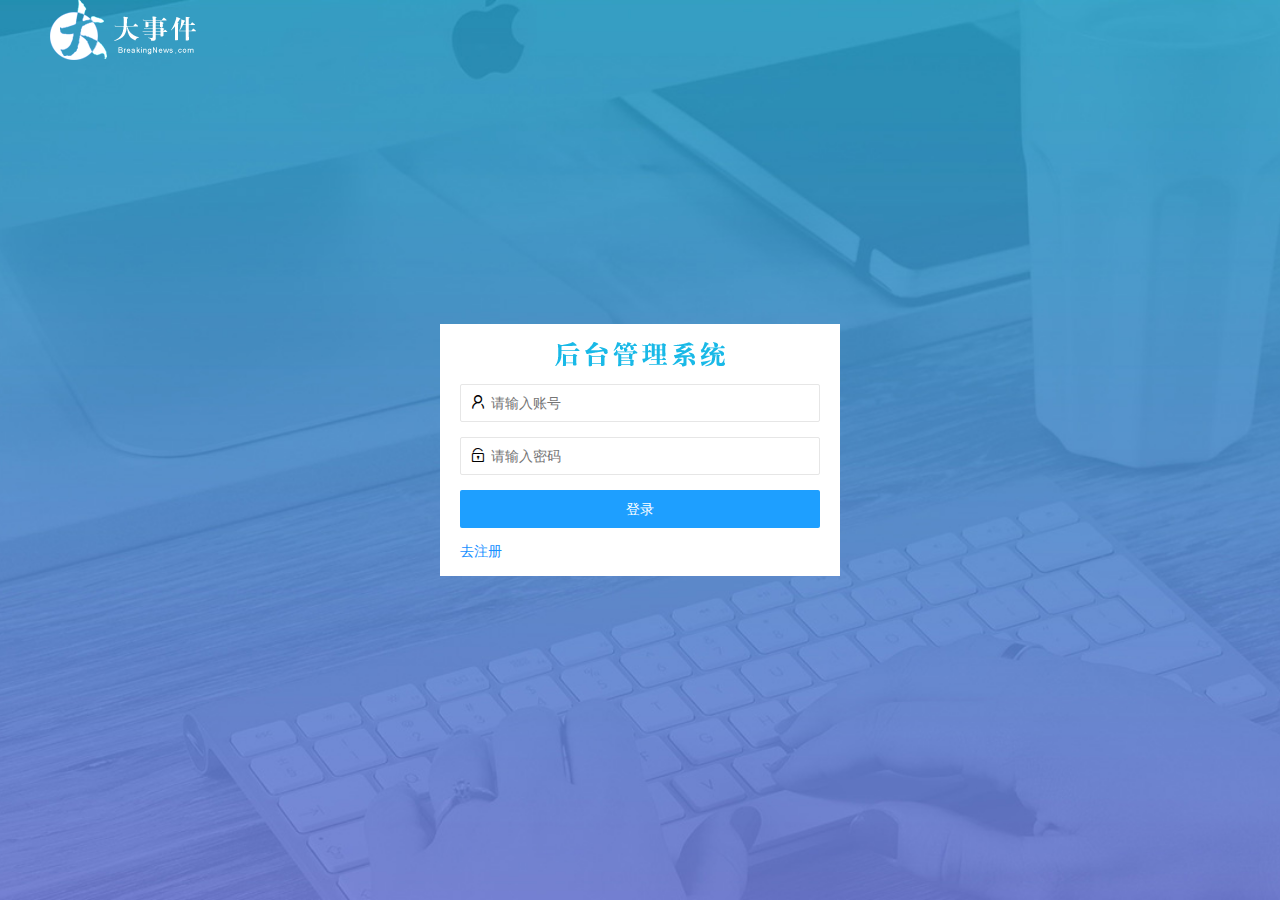
<file: login.html>
<!DOCTYPE html>
<html lang="en">

<head>
    <meta charset="UTF-8">
    <meta http-equiv="X-UA-Compatible" content="IE=edge">
    <meta name="viewport" content="width=device-width, initial-scale=1.0">
    <title>Document</title>
    <link rel="stylesheet" href="./assets/lib/layui/css/layui.css">
    <link rel="stylesheet" href="./assets/css/login.css">
</head>

<body>
    <!-- logo部分 -->
    <div class="logo">
        <img src="./assets/images/logo.png" alt="" />
    </div>
    <!-- 登陆注册部分 -->
    <div class="loginAndRegBox">
        <!-- 标题部分 -->
        <div class="title"></div>
        <!-- 登录部分 -->
        <div class="login">
            <form class="layui-form" id="form_login">  
                <div class="layui-form-item">
                    <i class="layui-icon layui-icon-username"></i> 
                    <input type="text" name="username" required lay-verify="required" placeholder="请输入账号"
                        autocomplete="off" class="layui-input">
                </div>
                <div class="layui-form-item">
                    <i class="layui-icon layui-icon-password"></i> 
                    <input type="password" name="password" required lay-verify="required|pwd" placeholder="请输入密码"
                        autocomplete="off" class="layui-input">
                </div>
                <div class="layui-form-item">
                    <button class="layui-btn layui-btn-fluid layui-btn-normal" lay-submit
                        lay-filter="formDemo">登录</button>
                </div>
            </form>
            <div class="layui-form-item">
                <a href="javascript:;" id="link_reg">去注册</a>
            </div>
        </div>
        <!-- 注册部分-->
        <div class="reg">
            <form class="layui-form" id="form_reg">
                <div class="layui-form-item">
                    <i class="layui-icon layui-icon-username"></i>
                    <input type="text" name="username" required lay-verify="required" placeholder="请输入账号"
                        autocomplete="off" class="layui-input">
                </div>
                <div class="layui-form-item">
                    <i class="layui-icon layui-icon-password"></i> 
                    <input type="password" name="password" required lay-verify="required|pwd" placeholder="请输入密码"
                        autocomplete="off" class="layui-input">
                </div>
                <div class="layui-form-item">
                    <i class="layui-icon layui-icon-password"></i> 
                    <input type="password" name="repassword" required lay-verify="required|pwd|repwd" placeholder="请确认密码"
                        autocomplete="off" class="layui-input">
                </div>
                <div class="layui-form-item">
                    <button class="layui-btn layui-btn-fluid layui-btn-normal" lay-submit
                        lay-filter="formDemo">注册</button>
                </div>
            </form>
            <div class="layui-form-item">
                <a href="javascript:;" id="link_login">去登录</a>
            </div>
        </div>
    </div>
    <script src="./assets/lib/layui/layui.all.js"></script>
    <script src="./assets/lib/jquery.js"></script>
    <script src="./assets/js/baseAPI.js"></script>
    <script src="./assets/js/login.js"></script>
</body>

</html>
</file>
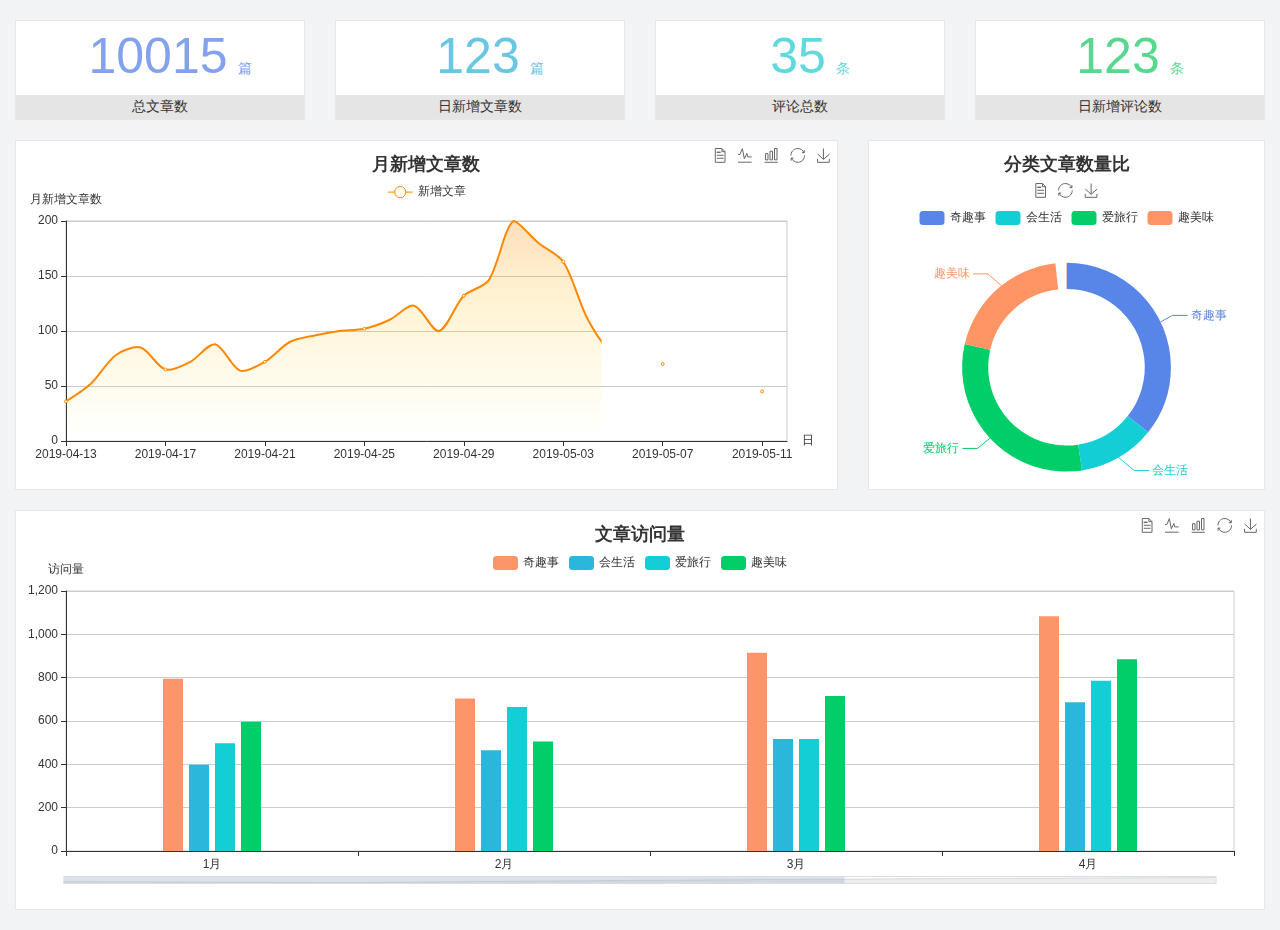
<file: home/dashboard.html>
<!DOCTYPE html>
<html lang="en">

<head>
  <meta charset="UTF-8">
  <meta name="viewport" content="width=device-width, initial-scale=1.0">
  <meta http-equiv="X-UA-Compatible" content="ie=edge">
  <title>图表统计</title>
  <link rel="stylesheet" href="../../assets/lib/bootstrap.css" />
  <link rel="stylesheet" href="../../assets/lib/main.css" />
  <script src="../../assets/lib/jquery.js"></script>
  <script type="text/javascript" src="../../assets/lib/echarts.min.js"></script>
</head>

<body>
  <div class="container-fluid">
    <div class="row spannel_list">
      <div class="col-sm-3 col-xs-6">
        <div class="spannel">
          <em>10015</em><span>篇</span>
          <b>总文章数</b>
        </div>
      </div>
      <div class="col-sm-3 col-xs-6">
        <div class="spannel scolor01">
          <em>123</em><span>篇</span>
          <b>日新增文章数</b>
        </div>
      </div>
      <div class="col-sm-3 col-xs-6">
        <div class="spannel scolor02">
          <em>35</em><span>条</span>
          <b>评论总数</b>
        </div>
      </div>
      <div class="col-sm-3 col-xs-6">
        <div class="spannel scolor03">
          <em>123</em><span>条</span>
          <b>日新增评论数</b>
        </div>
      </div>
    </div>
  </div>

  <div class="container-fluid">
    <div class="row curve-pie">
      <div class="col-lg-8 col-md-8">
        <div class="gragh_pannel" id="curve_show"></div>
      </div>
      <div class="col-lg-4 col-md-4">
        <div class="gragh_pannel" id="pie_show"></div>
      </div>
    </div>
  </div>

  <div class="container-fluid">
    <div class="column_pannel" id="column_show"></div>
  </div>

  <script>
    var oChart = echarts.init(document.getElementById('curve_show'));
    var aList_all = [
      { 'count': 36, 'date': '2019-04-13' },
      { 'count': 52, 'date': '2019-04-14' },
      { 'count': 78, 'date': '2019-04-15' },
      { 'count': 85, 'date': '2019-04-16' },
      { 'count': 65, 'date': '2019-04-17' },
      { 'count': 72, 'date': '2019-04-18' },
      { 'count': 88, 'date': '2019-04-19' },
      { 'count': 64, 'date': '2019-04-20' },
      { 'count': 72, 'date': '2019-04-21' },
      { 'count': 90, 'date': '2019-04-22' },
      { 'count': 96, 'date': '2019-04-23' },
      { 'count': 100, 'date': '2019-04-24' },
      { 'count': 102, 'date': '2019-04-25' },
      { 'count': 110, 'date': '2019-04-26' },
      { 'count': 123, 'date': '2019-04-27' },
      { 'count': 100, 'date': '2019-04-28' },
      { 'count': 132, 'date': '2019-04-29' },
      { 'count': 146, 'date': '2019-04-30' },
      { 'count': 200, 'date': '2019-05-01' },
      { 'count': 180, 'date': '2019-05-02' },
      { 'count': 163, 'date': '2019-05-03' },
      { 'count': 110, 'date': '2019-05-04' },
      { 'count': 80, 'date': '2019-05-05' },
      { 'count': 82, 'date': '2019-05-06' },
      { 'count': 70, 'date': '2019-05-07' },
      { 'count': 65, 'date': '2019-05-08' },
      { 'count': 54, 'date': '2019-05-09' },
      { 'count': 40, 'date': '2019-05-10' },
      { 'count': 45, 'date': '2019-05-11' },
      { 'count': 38, 'date': '2019-05-12' },
    ];

    let aCount = [];
    let aDate = [];

    for (var i = 0; i < aList_all.length; i++) {
      aCount.push(aList_all[i].count);
      aDate.push(aList_all[i].date);
    }

    var chartopt = {
      title: {
        text: '月新增文章数',
        left: 'center',
        top: '10'
      },
      tooltip: {
        trigger: 'axis'
      },
      legend: {
        data: ['新增文章'],
        top: '40'
      },
      toolbox: {
        show: true,
        feature: {
          mark: { show: true },
          dataView: { show: true, readOnly: false },
          magicType: { show: true, type: ['line', 'bar'] },
          restore: { show: true },
          saveAsImage: { show: true }
        }
      },
      calculable: true,
      xAxis: [
        {
          name: '日',
          type: 'category',
          boundaryGap: false,
          data: aDate
        }
      ],
      yAxis: [
        {
          name: '月新增文章数',
          type: 'value'
        }
      ],
      series: [
        {
          name: '新增文章',
          type: 'line',
          smooth: true,
          itemStyle: { normal: { areaStyle: { type: 'default' }, color: '#f80' }, lineStyle: { color: '#f80' } },
          data: aCount
        }],
      areaStyle: {
        normal: {
          color: new echarts.graphic.LinearGradient(0, 0, 0, 1, [{
            offset: 0,
            color: 'rgba(255,136,0,0.39)'
          }, {
            offset: .34,
            color: 'rgba(255,180,0,0.25)'
          }, {
            offset: 1,
            color: 'rgba(255,222,0,0.00)'
          }])

        }
      },
      grid: {
        show: true,
        x: 50,
        x2: 50,
        y: 80,
        height: 220
      }
    };

    oChart.setOption(chartopt);


    var oPie = echarts.init(document.getElementById('pie_show'));
    var oPieopt =
    {
      title: {
        top: 10,
        text: '分类文章数量比',
        x: 'center'
      },
      tooltip: {
        trigger: 'item',
        formatter: "{a} <br/>{b} : {c} ({d}%)"
      },
      color: ['#5885e8', '#13cfd5', '#00ce68', '#ff9565'],
      legend: {
        x: 'center',
        top: 65,
        data: ['奇趣事', '会生活', '爱旅行', '趣美味']
      },
      toolbox: {
        show: true,
        x: 'center',
        top: 35,
        feature: {
          mark: { show: true },
          dataView: { show: true, readOnly: false },
          magicType: {
            show: true,
            type: ['pie', 'funnel'],
            option: {
              funnel: {
                x: '25%',
                width: '50%',
                funnelAlign: 'left',
                max: 1548
              }
            }
          },
          restore: { show: true },
          saveAsImage: { show: true }
        }
      },
      calculable: true,
      series: [
        {
          name: '访问来源',
          type: 'pie',
          radius: ['45%', '60%'],
          center: ['50%', '65%'],
          data: [
            { value: 300, name: '奇趣事' },
            { value: 100, name: '会生活' },
            { value: 260, name: '爱旅行' },
            { value: 180, name: '趣美味' }
          ]
        }
      ]
    };
    oPie.setOption(oPieopt);



    var oColumn = this.echarts.init(document.getElementById('column_show'));
    var oColumnopt =
    {
      title: {
        text: '文章访问量',
        left: 'center',
        top: '10'
      },
      tooltip: {
        trigger: 'axis'
      },
      legend: {
        data: ['奇趣事', '会生活', '爱旅行', '趣美味'],
        top: '40'
      },
      toolbox: {
        show: true,
        feature: {
          mark: { show: true },
          dataView: { show: true, readOnly: false },
          magicType: { show: true, type: ['line', 'bar'] },
          restore: { show: true },
          saveAsImage: { show: true }
        }
      },
      calculable: true,
      xAxis: [
        {
          type: 'category',
          data: ['1月', '2月', '3月', '4月', '5月']
        }
      ],
      yAxis: [
        {
          name: '访问量',
          type: 'value'
        }
      ],
      series: [
        {
          name: '奇趣事',
          type: 'bar',
          barWidth: 20,
          itemStyle: {
            normal: { areaStyle: { type: 'default' }, color: '#fd956a' }
          },
          data: [800, 708, 920, 1090, 1200]
        },
        {
          name: '会生活',
          type: 'bar',
          barWidth: 20,
          itemStyle: {
            normal: { areaStyle: { type: 'default' }, color: '#2bb6db' }
          },
          data: [400, 468, 520, 690, 800]
        },
        {
          name: '爱旅行',
          type: 'bar',
          barWidth: 20,
          itemStyle: {
            normal: { areaStyle: { type: 'default' }, color: '#13cfd5' }
          },
          data: [500, 668, 520, 790, 900]
        },
        {
          name: '趣美味',
          type: 'bar',
          barWidth: 20,
          itemStyle: {
            normal: { areaStyle: { type: 'default' }, color: '#00ce68' }
          },
          data: [600, 508, 720, 890, 1000]
        }
      ],
      grid: {
        show: true,
        x: 50,
        x2: 30,
        y: 80,
        height: 260
      },
      dataZoom: [//给x轴设置滚动条
        {
          start: 0,//默认为0
          end: 100 - 1000 / 31,//默认为100
          type: 'slider',
          show: true,
          xAxisIndex: [0],
          handleSize: 0,//滑动条的 左右2个滑动条的大小
          height: 8,//组件高度
          left: 45, //左边的距离
          right: 50,//右边的距离
          bottom: 26,//右边的距离
          handleColor: '#ddd',//h滑动图标的颜色
          handleStyle: {
            borderColor: "#cacaca",
            borderWidth: "1",
            shadowBlur: 2,
            background: "#ddd",
            shadowColor: "#ddd",
          }
        }]
    };
    oColumn.setOption(oColumnopt);
  </script>
</body>

</html>
</file>
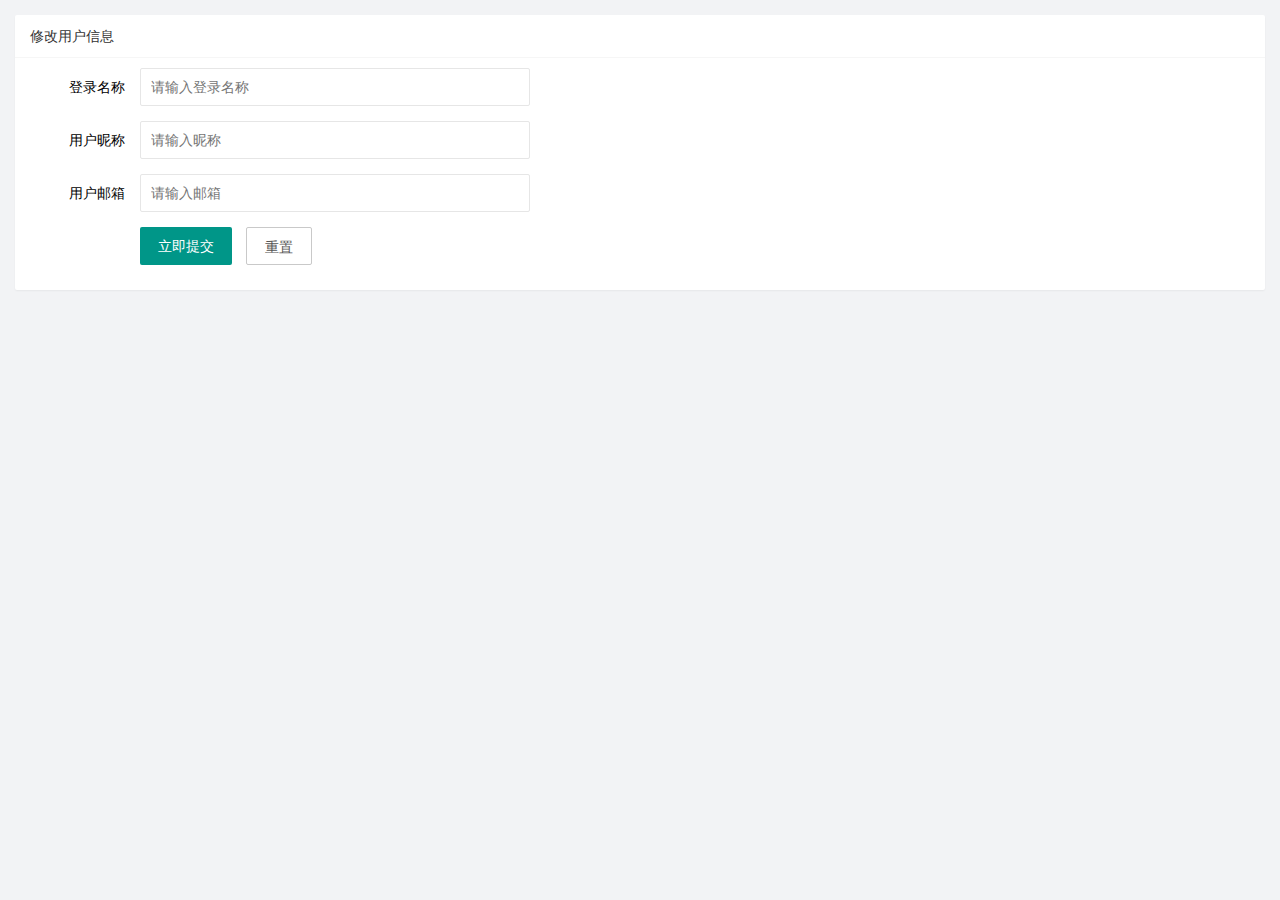
<file: user/user-info.html>
<!DOCTYPE html>
<html lang="en">

<head>
    <meta charset="UTF-8">
    <meta http-equiv="X-UA-Compatible" content="IE=edge">
    <meta name="viewport" content="width=device-width, initial-scale=1.0">
    <title>Document</title>
    <link rel="stylesheet" href="../assets/lib/layui/css/layui.css">
    <link rel="stylesheet" href="../assets/css/user/user-info.css">
</head>

<body>
    <div class="layui-card">
        <div class="layui-card-header">修改用户信息</div>
        <div class="layui-card-body">
            <form class="layui-form" action="" lay-filter="userInfo">
                <input type="hidden" name="id" value="">
                <div class="layui-form-item">
                    <label class="layui-form-label">登录名称</label>
                    <div class="layui-input-block">
                        <input type="text" name="username" required placeholder="请输入登录名称" autocomplete="off"
                            class="layui-input" readonly>
                    </div>
                </div>
                <div class="layui-form-item">
                    <label class="layui-form-label">用户昵称</label>
                    <div class="layui-input-block">
                        <input type="text" name="nickname" required lay-verify="required|nickname" placeholder="请输入昵称"
                            autocomplete="off" class="layui-input">
                    </div>
                </div>
                <div class="layui-form-item">
                    <label class="layui-form-label">用户邮箱</label>
                    <div class="layui-input-block">
                        <input type="text" name="email" required lay-verify="required|email" placeholder="请输入邮箱"
                            autocomplete="off" class="layui-input">
                    </div>
                </div>
                <div class="layui-form-item">
                    <div class="layui-input-block">
                        <button class="layui-btn" lay-submit lay-filter="formDemo">立即提交</button>
                        <button type="reset" class="layui-btn layui-btn-primary" id="btnReset">重置</button>
                    </div>
                </div>
            </form>
        </div>
    </div>
    <script src="../assets/lib/layui/layui.all.js"></script>
    <script src="../assets/lib/jquery.js"></script>
    <script src="../assets/js/baseAPI.js"></script>
    <script src="../assets/js/user/user-info.js"></script>
</body>

</html>
</file>
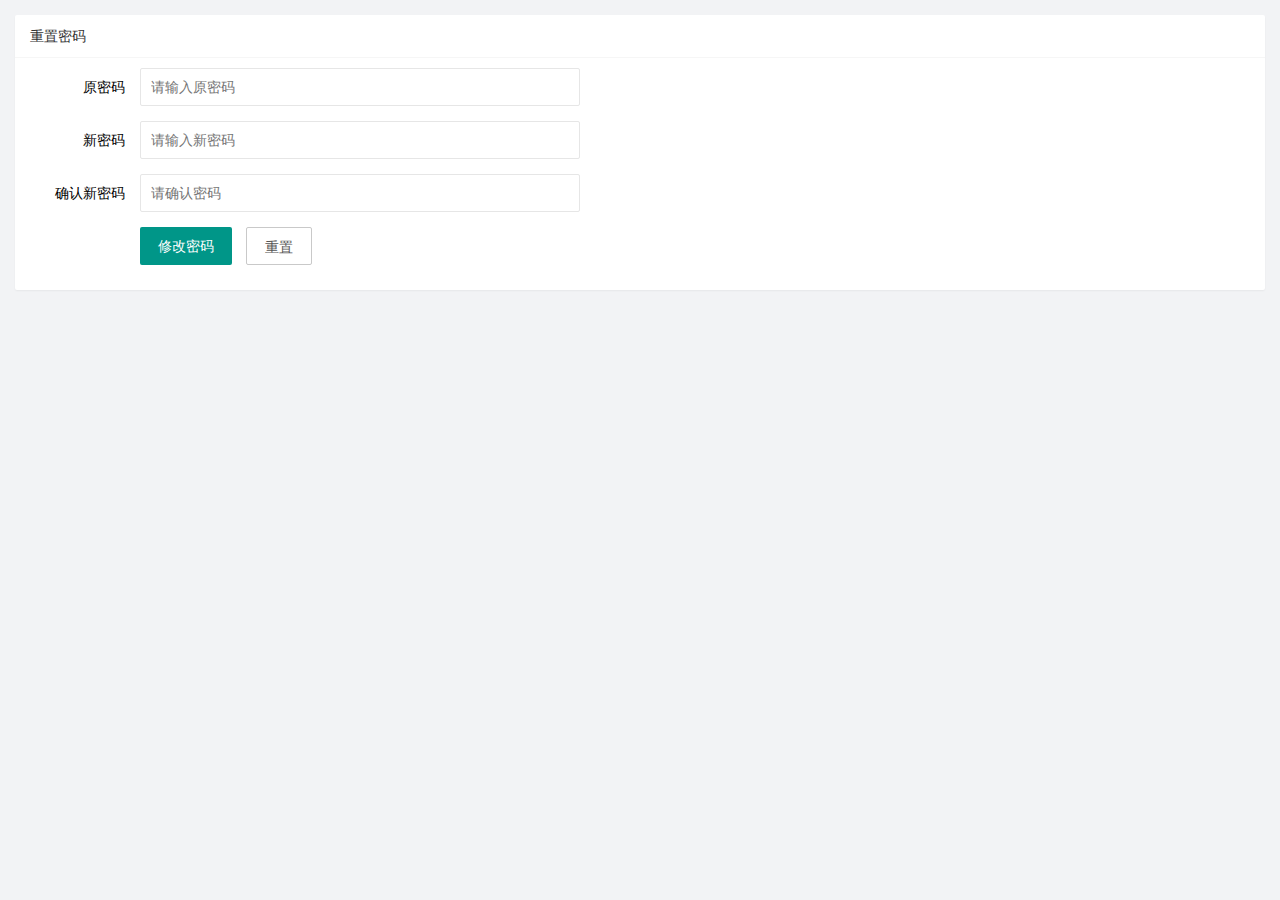
<file: user/user-pwd.html>
<!DOCTYPE html>
<html lang="en">

<head>
    <meta charset="UTF-8">
    <meta http-equiv="X-UA-Compatible" content="IE=edge">
    <meta name="viewport" content="width=device-width, initial-scale=1.0">
    <title>Document</title>
    <link rel="stylesheet" href="../assets/lib/layui/css/layui.css">
    <link rel="stylesheet" href="../assets/css/user/user-pwd.css">
</head>

<body>
    <div class="layui-card">
        <div class="layui-card-header">重置密码</div>
        <div class="layui-card-body">
            <form class="layui-form" action="" lay-filter="userInfo">
                <input type="hidden" name="id" value="">
                <div class="layui-form-item">
                    <label class="layui-form-label">原密码</label>
                    <div class="layui-input-block">
                        <input type="password" name="oldPwd" required placeholder="请输入原密码" autocomplete="off" lay-verify="required|pwd"
                            class="layui-input">
                    </div>
                </div>
                <div class="layui-form-item">
                    <label class="layui-form-label">新密码</label>
                    <div class="layui-input-block">
                        <input type="password" name="newPwd" required lay-verify="required|pwd|samePwd" placeholder="请输入新密码"
                            autocomplete="off" class="layui-input" id="newPwd">
                    </div>
                </div>
                <div class="layui-form-item">
                    <label class="layui-form-label">确认新密码</label>
                    <div class="layui-input-block">
                        <input type="password" name="rePwd" required lay-verify="required|pwd|user_pwd" placeholder="请确认密码"
                            autocomplete="off" class="layui-input">
                    </div>
                </div>
                <div class="layui-form-item">
                    <div class="layui-input-block">
                        <button class="layui-btn" lay-submit lay-filter="formDemo">修改密码</button>
                        <button type="reset" class="layui-btn layui-btn-primary" id="btnReset">重置</button>
                    </div>
                </div>
            </form>
        </div>
    </div>
    <script src="../assets/lib/layui/layui.all.js"></script>
    <script src="../assets/lib/jquery.js"></script>
    <script src="../assets/js/baseAPI.js"></script>
    <script src="../assets/js/user/user-pwd.js"></script>
</body>

</html>
</file>
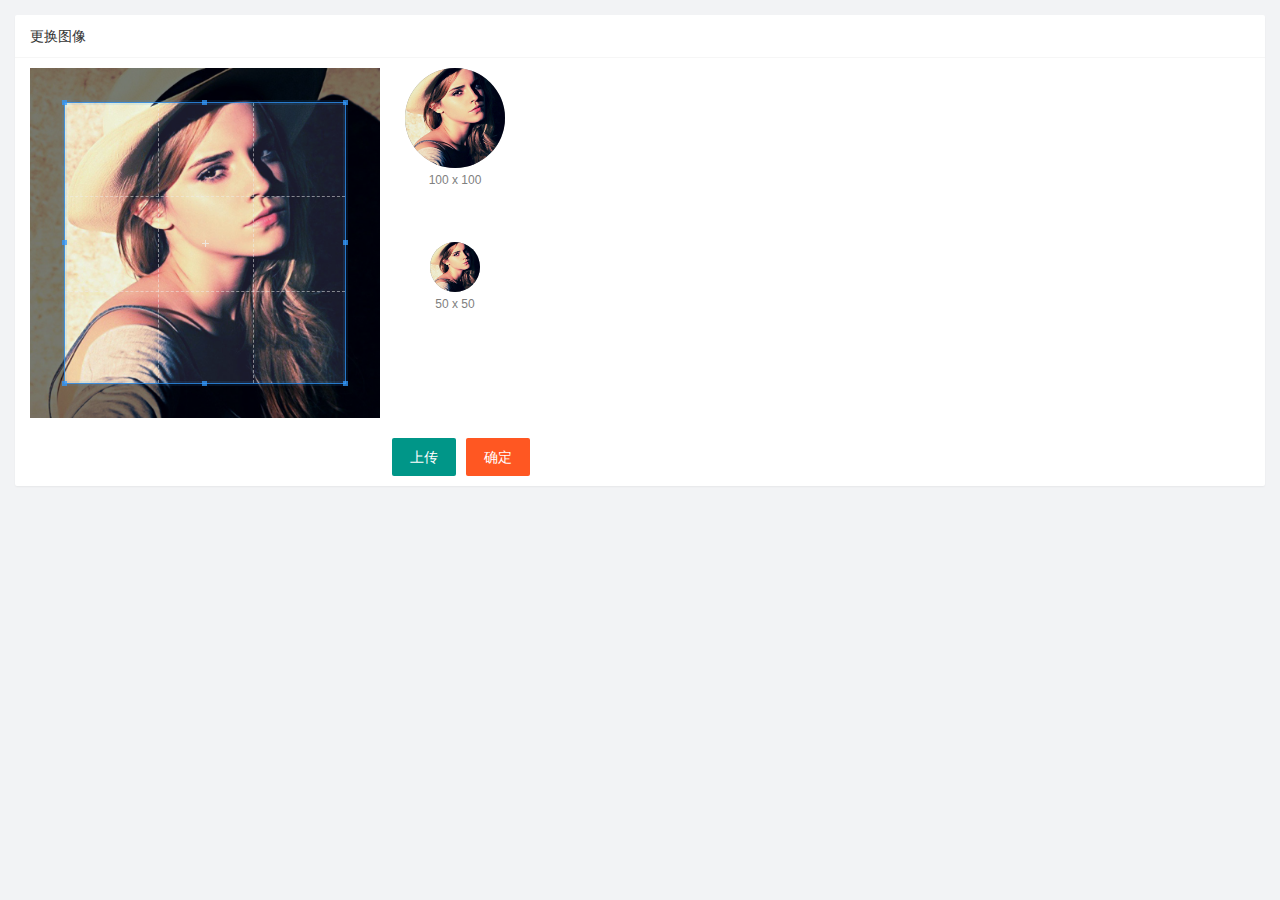
<file: user/user-reImage.html>
<!DOCTYPE html>
<html lang="en">

<head>
    <meta charset="UTF-8">
    <meta http-equiv="X-UA-Compatible" content="IE=edge">
    <meta name="viewport" content="width=device-width, initial-scale=1.0">
    <title>Document</title>
    <link rel="stylesheet" href="../assets/lib/layui/css/layui.css">
    <link rel="stylesheet" href="../assets/lib/cropper/cropper.css" />
    <link rel="stylesheet" href="../assets/css/user/user-reImage.css">
</head>

<body>
    <div class="layui-card">
        <div class="layui-card-header">更换图像</div>
        <div class="layui-card-body">
            <!-- 第一行的图片裁剪和预览区域 -->
            <div class="row1">
                <!-- 图片裁剪区域 -->
                <div class="cropper-box">
                    <!-- 这个 img 标签很重要，将来会把它初始化为裁剪区域 -->
                    <img id="image" src="/assets/images/sample.jpg" />
                </div> <!-- 图片的预览区域 -->
                <div class="preview-box">
                    <div>
                        <!-- 宽高为 100px 的预览区域 -->
                        <div class="img-preview w100"></div>
                        <p class="size">100 x 100</p>
                    </div>
                    <div>
                        <!-- 宽高为 50px 的预览区域 -->
                        <div class="img-preview w50"></div>
                        <p class="size">50 x 50</p>
                    </div>
                </div>
            </div> <!-- 第二行的按钮区域 -->
            <div class="row2">
                <!-- 允许选择什么类型的照片 -->
                <input type="file" id="file" accept="image/png,image/jpeg">
                <button type="button" class="layui-btn" id="btnChooseImage">上传</button>
                <button type="button" class="layui-btn layui-btn-danger" id="btnUpload">确定</button>
            </div>
        </div>
    </div>
    <script src="../assets/lib/layui/layui.all.js"></script>
    <script src="../assets/lib/jquery.js"></script>
    <script src="../assets/js/baseAPI.js"></script>
    <script src="../assets/lib/cropper/Cropper.js"></script>
    <script src="../assets/lib/cropper/jquery-cropper.js"></script>
    <script src="../assets/js/user/user-reImage.js"></script>
</body>

</html>
</file>
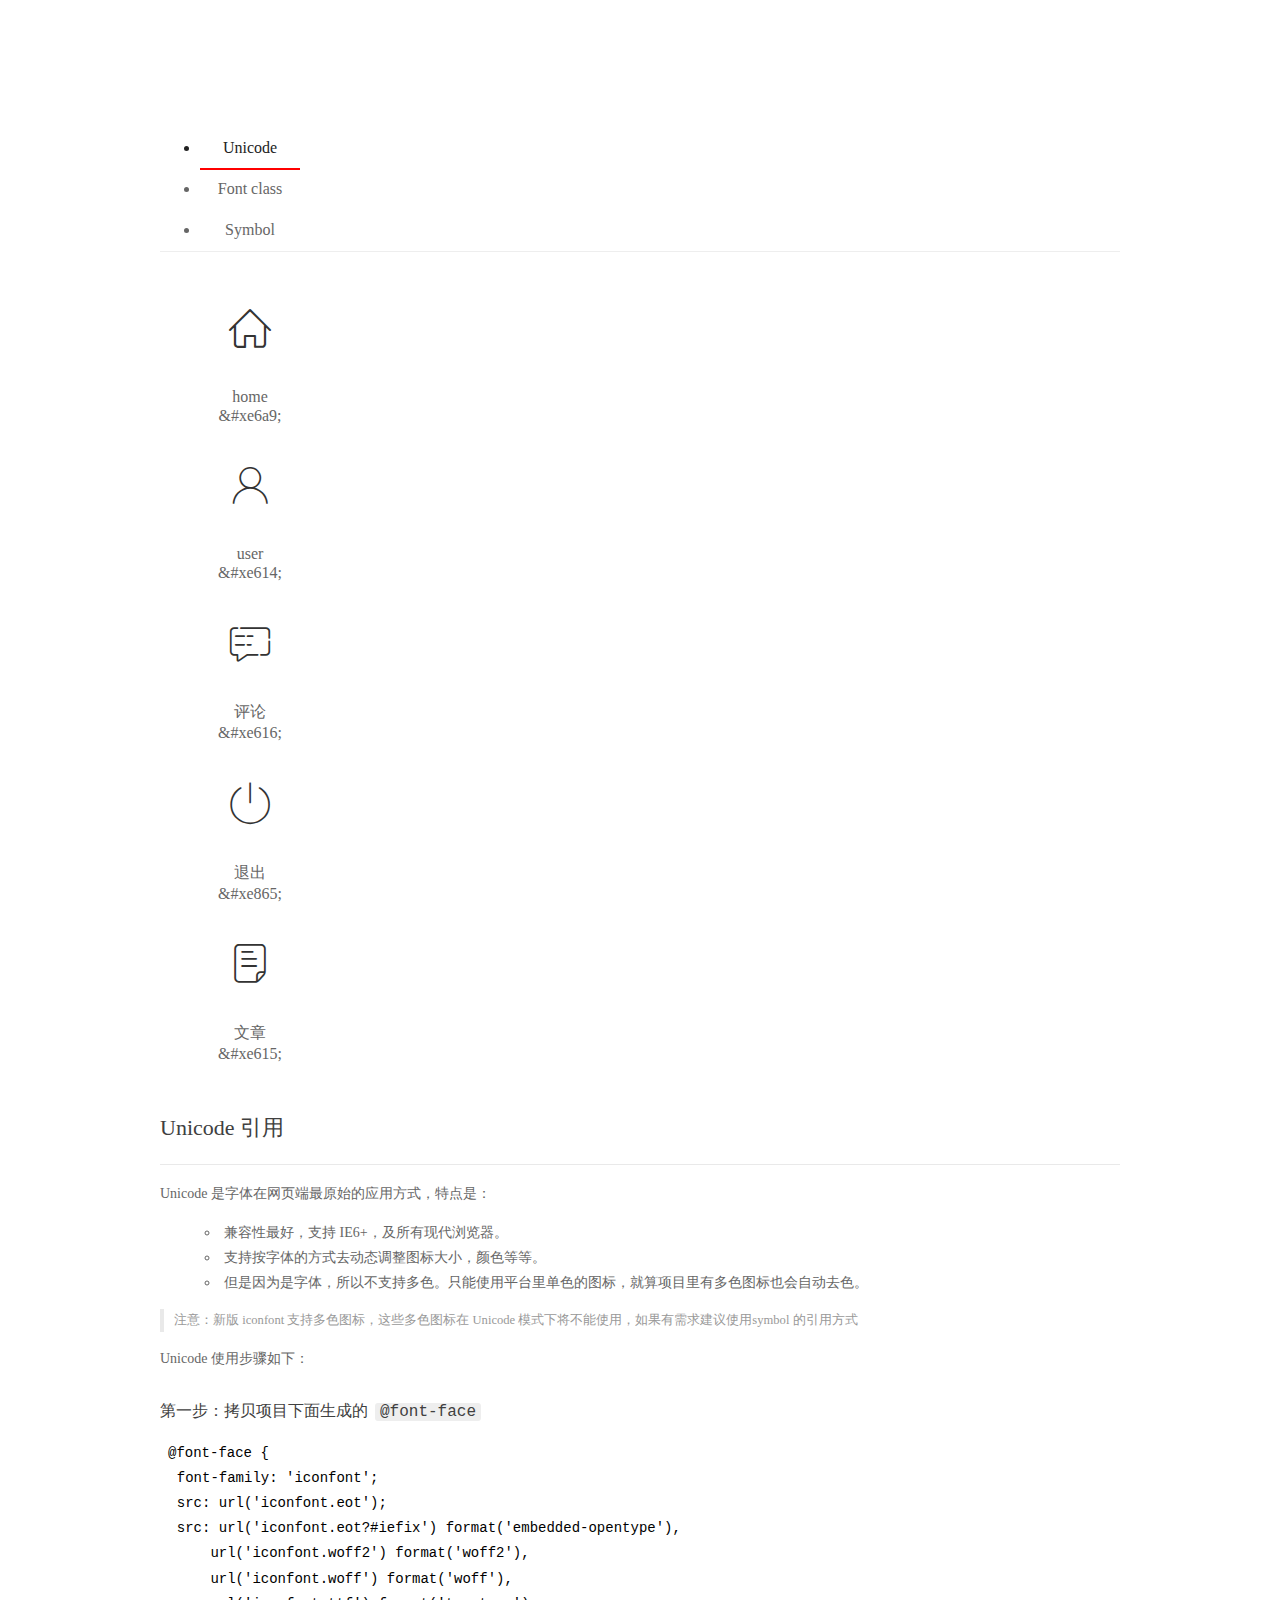
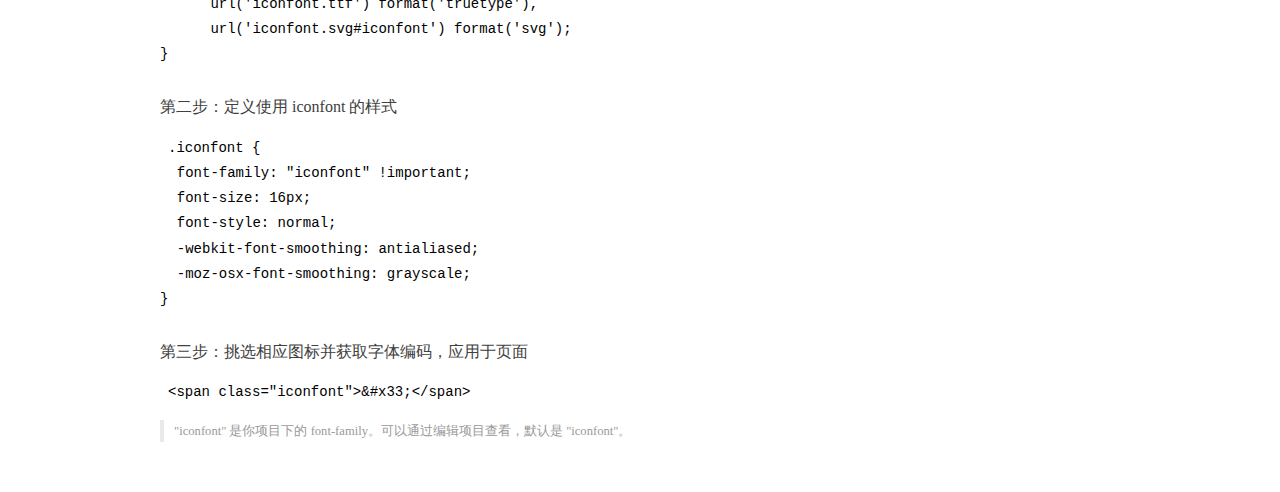
<file: assets/fonts/demo_index.html>
<!DOCTYPE html>
<html>
<head>
  <meta charset="utf-8"/>
  <title>IconFont Demo</title>
  <link rel="shortcut icon" href="https://gtms04.alicdn.com/tps/i4/TB1_oz6GVXXXXaFXpXXJDFnIXXX-64-64.ico" type="image/x-icon"/>
  <link rel="stylesheet" href="https://g.alicdn.com/thx/cube/1.3.2/cube.min.css">
  <link rel="stylesheet" href="demo.css">
  <link rel="stylesheet" href="iconfont.css">
  <script src="iconfont.js"></script>
  <!-- jQuery -->
  <script src="https://a1.alicdn.com/oss/uploads/2018/12/26/7bfddb60-08e8-11e9-9b04-53e73bb6408b.js"></script>
  <!-- 代码高亮 -->
  <script src="https://a1.alicdn.com/oss/uploads/2018/12/26/a3f714d0-08e6-11e9-8a15-ebf944d7534c.js"></script>
</head>
<body>
  <div class="main">
    <h1 class="logo"><a href="https://www.iconfont.cn/" title="iconfont 首页" target="_blank">&#xe86b;</a></h1>
    <div class="nav-tabs">
      <ul id="tabs" class="dib-box">
        <li class="dib active"><span>Unicode</span></li>
        <li class="dib"><span>Font class</span></li>
        <li class="dib"><span>Symbol</span></li>
      </ul>
      
    </div>
    <div class="tab-container">
      <div class="content unicode" style="display: block;">
          <ul class="icon_lists dib-box">
          
            <li class="dib">
              <span class="icon iconfont">&#xe6a9;</span>
                <div class="name">home</div>
                <div class="code-name">&amp;#xe6a9;</div>
              </li>
          
            <li class="dib">
              <span class="icon iconfont">&#xe614;</span>
                <div class="name">user</div>
                <div class="code-name">&amp;#xe614;</div>
              </li>
          
            <li class="dib">
              <span class="icon iconfont">&#xe616;</span>
                <div class="name">评论</div>
                <div class="code-name">&amp;#xe616;</div>
              </li>
          
            <li class="dib">
              <span class="icon iconfont">&#xe865;</span>
                <div class="name">退出</div>
                <div class="code-name">&amp;#xe865;</div>
              </li>
          
            <li class="dib">
              <span class="icon iconfont">&#xe615;</span>
                <div class="name">文章</div>
                <div class="code-name">&amp;#xe615;</div>
              </li>
          
          </ul>
          <div class="article markdown">
          <h2 id="unicode-">Unicode 引用</h2>
          <hr>

          <p>Unicode 是字体在网页端最原始的应用方式，特点是：</p>
          <ul>
            <li>兼容性最好，支持 IE6+，及所有现代浏览器。</li>
            <li>支持按字体的方式去动态调整图标大小，颜色等等。</li>
            <li>但是因为是字体，所以不支持多色。只能使用平台里单色的图标，就算项目里有多色图标也会自动去色。</li>
          </ul>
          <blockquote>
            <p>注意：新版 iconfont 支持多色图标，这些多色图标在 Unicode 模式下将不能使用，如果有需求建议使用symbol 的引用方式</p>
          </blockquote>
          <p>Unicode 使用步骤如下：</p>
          <h3 id="-font-face">第一步：拷贝项目下面生成的 <code>@font-face</code></h3>
<pre><code class="language-css"
>@font-face {
  font-family: 'iconfont';
  src: url('iconfont.eot');
  src: url('iconfont.eot?#iefix') format('embedded-opentype'),
      url('iconfont.woff2') format('woff2'),
      url('iconfont.woff') format('woff'),
      url('iconfont.ttf') format('truetype'),
      url('iconfont.svg#iconfont') format('svg');
}
</code></pre>
          <h3 id="-iconfont-">第二步：定义使用 iconfont 的样式</h3>
<pre><code class="language-css"
>.iconfont {
  font-family: "iconfont" !important;
  font-size: 16px;
  font-style: normal;
  -webkit-font-smoothing: antialiased;
  -moz-osx-font-smoothing: grayscale;
}
</code></pre>
          <h3 id="-">第三步：挑选相应图标并获取字体编码，应用于页面</h3>
<pre>
<code class="language-html"
>&lt;span class="iconfont"&gt;&amp;#x33;&lt;/span&gt;
</code></pre>
          <blockquote>
            <p>"iconfont" 是你项目下的 font-family。可以通过编辑项目查看，默认是 "iconfont"。</p>
          </blockquote>
          </div>
      </div>
      <div class="content font-class">
        <ul class="icon_lists dib-box">
          
          <li class="dib">
            <span class="icon iconfont icon-home"></span>
            <div class="name">
              home
            </div>
            <div class="code-name">.icon-home
            </div>
          </li>
          
          <li class="dib">
            <span class="icon iconfont icon-user"></span>
            <div class="name">
              user
            </div>
            <div class="code-name">.icon-user
            </div>
          </li>
          
          <li class="dib">
            <span class="icon iconfont icon-pinglun"></span>
            <div class="name">
              评论
            </div>
            <div class="code-name">.icon-pinglun
            </div>
          </li>
          
          <li class="dib">
            <span class="icon iconfont icon-tuichu"></span>
            <div class="name">
              退出
            </div>
            <div class="code-name">.icon-tuichu
            </div>
          </li>
          
          <li class="dib">
            <span class="icon iconfont icon-16"></span>
            <div class="name">
              文章
            </div>
            <div class="code-name">.icon-16
            </div>
          </li>
          
        </ul>
        <div class="article markdown">
        <h2 id="font-class-">font-class 引用</h2>
        <hr>

        <p>font-class 是 Unicode 使用方式的一种变种，主要是解决 Unicode 书写不直观，语意不明确的问题。</p>
        <p>与 Unicode 使用方式相比，具有如下特点：</p>
        <ul>
          <li>兼容性良好，支持 IE8+，及所有现代浏览器。</li>
          <li>相比于 Unicode 语意明确，书写更直观。可以很容易分辨这个 icon 是什么。</li>
          <li>因为使用 class 来定义图标，所以当要替换图标时，只需要修改 class 里面的 Unicode 引用。</li>
          <li>不过因为本质上还是使用的字体，所以多色图标还是不支持的。</li>
        </ul>
        <p>使用步骤如下：</p>
        <h3 id="-fontclass-">第一步：引入项目下面生成的 fontclass 代码：</h3>
<pre><code class="language-html">&lt;link rel="stylesheet" href="./iconfont.css"&gt;
</code></pre>
        <h3 id="-">第二步：挑选相应图标并获取类名，应用于页面：</h3>
<pre><code class="language-html">&lt;span class="iconfont icon-xxx"&gt;&lt;/span&gt;
</code></pre>
        <blockquote>
          <p>"
            iconfont" 是你项目下的 font-family。可以通过编辑项目查看，默认是 "iconfont"。</p>
        </blockquote>
      </div>
      </div>
      <div class="content symbol">
          <ul class="icon_lists dib-box">
          
            <li class="dib">
                <svg class="icon svg-icon" aria-hidden="true">
                  <use xlink:href="#icon-home"></use>
                </svg>
                <div class="name">home</div>
                <div class="code-name">#icon-home</div>
            </li>
          
            <li class="dib">
                <svg class="icon svg-icon" aria-hidden="true">
                  <use xlink:href="#icon-user"></use>
                </svg>
                <div class="name">user</div>
                <div class="code-name">#icon-user</div>
            </li>
          
            <li class="dib">
                <svg class="icon svg-icon" aria-hidden="true">
                  <use xlink:href="#icon-pinglun"></use>
                </svg>
                <div class="name">评论</div>
                <div class="code-name">#icon-pinglun</div>
            </li>
          
            <li class="dib">
                <svg class="icon svg-icon" aria-hidden="true">
                  <use xlink:href="#icon-tuichu"></use>
                </svg>
                <div class="name">退出</div>
                <div class="code-name">#icon-tuichu</div>
            </li>
          
            <li class="dib">
                <svg class="icon svg-icon" aria-hidden="true">
                  <use xlink:href="#icon-16"></use>
                </svg>
                <div class="name">文章</div>
                <div class="code-name">#icon-16</div>
            </li>
          
          </ul>
          <div class="article markdown">
          <h2 id="symbol-">Symbol 引用</h2>
          <hr>

          <p>这是一种全新的使用方式，应该说这才是未来的主流，也是平台目前推荐的用法。相关介绍可以参考这篇<a href="">文章</a>
            这种用法其实是做了一个 SVG 的集合，与另外两种相比具有如下特点：</p>
          <ul>
            <li>支持多色图标了，不再受单色限制。</li>
            <li>通过一些技巧，支持像字体那样，通过 <code>font-size</code>, <code>color</code> 来调整样式。</li>
            <li>兼容性较差，支持 IE9+，及现代浏览器。</li>
            <li>浏览器渲染 SVG 的性能一般，还不如 png。</li>
          </ul>
          <p>使用步骤如下：</p>
          <h3 id="-symbol-">第一步：引入项目下面生成的 symbol 代码：</h3>
<pre><code class="language-html">&lt;script src="./iconfont.js"&gt;&lt;/script&gt;
</code></pre>
          <h3 id="-css-">第二步：加入通用 CSS 代码（引入一次就行）：</h3>
<pre><code class="language-html">&lt;style&gt;
.icon {
  width: 1em;
  height: 1em;
  vertical-align: -0.15em;
  fill: currentColor;
  overflow: hidden;
}
&lt;/style&gt;
</code></pre>
          <h3 id="-">第三步：挑选相应图标并获取类名，应用于页面：</h3>
<pre><code class="language-html">&lt;svg class="icon" aria-hidden="true"&gt;
  &lt;use xlink:href="#icon-xxx"&gt;&lt;/use&gt;
&lt;/svg&gt;
</code></pre>
          </div>
      </div>

    </div>
  </div>
  <script>
  $(document).ready(function () {
      $('.tab-container .content:first').show()

      $('#tabs li').click(function (e) {
        var tabContent = $('.tab-container .content')
        var index = $(this).index()

        if ($(this).hasClass('active')) {
          return
        } else {
          $('#tabs li').removeClass('active')
          $(this).addClass('active')

          tabContent.hide().eq(index).fadeIn()
        }
      })
    })
  </script>
</body>
</html>
</file>
<file: assets/lib/layui/css/layui.css>
/** layui-v2.5.5 MIT License By https://www.layui.com */
 .layui-inline,img{display:inline-block;vertical-align:middle}h1,h2,h3,h4,h5,h6{font-weight:400}.layui-edge,.layui-header,.layui-inline,.layui-main{position:relative}.layui-body,.layui-edge,.layui-elip{overflow:hidden}.layui-btn,.layui-edge,.layui-inline,img{vertical-align:middle}.layui-btn,.layui-disabled,.layui-icon,.layui-unselect{-moz-user-select:none;-webkit-user-select:none;-ms-user-select:none}.layui-elip,.layui-form-checkbox span,.layui-form-pane .layui-form-label{text-overflow:ellipsis;white-space:nowrap}.layui-breadcrumb,.layui-tree-btnGroup{visibility:hidden}blockquote,body,button,dd,div,dl,dt,form,h1,h2,h3,h4,h5,h6,input,li,ol,p,pre,td,textarea,th,ul{margin:0;padding:0;-webkit-tap-highlight-color:rgba(0,0,0,0)}a:active,a:hover{outline:0}img{border:none}li{list-style:none}table{border-collapse:collapse;border-spacing:0}h4,h5,h6{font-size:100%}button,input,optgroup,option,select,textarea{font-family:inherit;font-size:inherit;font-style:inherit;font-weight:inherit;outline:0}pre{white-space:pre-wrap;white-space:-moz-pre-wrap;white-space:-pre-wrap;white-space:-o-pre-wrap;word-wrap:break-word}body{line-height:24px;font:14px Helvetica Neue,Helvetica,PingFang SC,Tahoma,Arial,sans-serif}hr{height:1px;margin:10px 0;border:0;clear:both}a{color:#333;text-decoration:none}a:hover{color:#777}a cite{font-style:normal;*cursor:pointer}.layui-border-box,.layui-border-box *{box-sizing:border-box}.layui-box,.layui-box *{box-sizing:content-box}.layui-clear{clear:both;*zoom:1}.layui-clear:after{content:'\20';clear:both;*zoom:1;display:block;height:0}.layui-inline{*display:inline;*zoom:1}.layui-edge{display:inline-block;width:0;height:0;border-width:6px;border-style:dashed;border-color:transparent}.layui-edge-top{top:-4px;border-bottom-color:#999;border-bottom-style:solid}.layui-edge-right{border-left-color:#999;border-left-style:solid}.layui-edge-bottom{top:2px;border-top-color:#999;border-top-style:solid}.layui-edge-left{border-right-color:#999;border-right-style:solid}.layui-disabled,.layui-disabled:hover{color:#d2d2d2!important;cursor:not-allowed!important}.layui-circle{border-radius:100%}.layui-show{display:block!important}.layui-hide{display:none!important}@font-face{font-family:layui-icon;src:url(../font/iconfont.eot?v=250);src:url(../font/iconfont.eot?v=250#iefix) format('embedded-opentype'),url(../font/iconfont.woff2?v=250) format('woff2'),url(../font/iconfont.woff?v=250) format('woff'),url(../font/iconfont.ttf?v=250) format('truetype'),url(../font/iconfont.svg?v=250#layui-icon) format('svg')}.layui-icon{font-family:layui-icon!important;font-size:16px;font-style:normal;-webkit-font-smoothing:antialiased;-moz-osx-font-smoothing:grayscale}.layui-icon-reply-fill:before{content:"\e611"}.layui-icon-set-fill:before{content:"\e614"}.layui-icon-menu-fill:before{content:"\e60f"}.layui-icon-search:before{content:"\e615"}.layui-icon-share:before{content:"\e641"}.layui-icon-set-sm:before{content:"\e620"}.layui-icon-engine:before{content:"\e628"}.layui-icon-close:before{content:"\1006"}.layui-icon-close-fill:before{content:"\1007"}.layui-icon-chart-screen:before{content:"\e629"}.layui-icon-star:before{content:"\e600"}.layui-icon-circle-dot:before{content:"\e617"}.layui-icon-chat:before{content:"\e606"}.layui-icon-release:before{content:"\e609"}.layui-icon-list:before{content:"\e60a"}.layui-icon-chart:before{content:"\e62c"}.layui-icon-ok-circle:before{content:"\1005"}.layui-icon-layim-theme:before{content:"\e61b"}.layui-icon-table:before{content:"\e62d"}.layui-icon-right:before{content:"\e602"}.layui-icon-left:before{content:"\e603"}.layui-icon-cart-simple:before{content:"\e698"}.layui-icon-face-cry:before{content:"\e69c"}.layui-icon-face-smile:before{content:"\e6af"}.layui-icon-survey:before{content:"\e6b2"}.layui-icon-tree:before{content:"\e62e"}.layui-icon-upload-circle:before{content:"\e62f"}.layui-icon-add-circle:before{content:"\e61f"}.layui-icon-download-circle:before{content:"\e601"}.layui-icon-templeate-1:before{content:"\e630"}.layui-icon-util:before{content:"\e631"}.layui-icon-face-surprised:before{content:"\e664"}.layui-icon-edit:before{content:"\e642"}.layui-icon-speaker:before{content:"\e645"}.layui-icon-down:before{content:"\e61a"}.layui-icon-file:before{content:"\e621"}.layui-icon-layouts:before{content:"\e632"}.layui-icon-rate-half:before{content:"\e6c9"}.layui-icon-add-circle-fine:before{content:"\e608"}.layui-icon-prev-circle:before{content:"\e633"}.layui-icon-read:before{content:"\e705"}.layui-icon-404:before{content:"\e61c"}.layui-icon-carousel:before{content:"\e634"}.layui-icon-help:before{content:"\e607"}.layui-icon-code-circle:before{content:"\e635"}.layui-icon-water:before{content:"\e636"}.layui-icon-username:before{content:"\e66f"}.layui-icon-find-fill:before{content:"\e670"}.layui-icon-about:before{content:"\e60b"}.layui-icon-location:before{content:"\e715"}.layui-icon-up:before{content:"\e619"}.layui-icon-pause:before{content:"\e651"}.layui-icon-date:before{content:"\e637"}.layui-icon-layim-uploadfile:before{content:"\e61d"}.layui-icon-delete:before{content:"\e640"}.layui-icon-play:before{content:"\e652"}.layui-icon-top:before{content:"\e604"}.layui-icon-friends:before{content:"\e612"}.layui-icon-refresh-3:before{content:"\e9aa"}.layui-icon-ok:before{content:"\e605"}.layui-icon-layer:before{content:"\e638"}.layui-icon-face-smile-fine:before{content:"\e60c"}.layui-icon-dollar:before{content:"\e659"}.layui-icon-group:before{content:"\e613"}.layui-icon-layim-download:before{content:"\e61e"}.layui-icon-picture-fine:before{content:"\e60d"}.layui-icon-link:before{content:"\e64c"}.layui-icon-diamond:before{content:"\e735"}.layui-icon-log:before{content:"\e60e"}.layui-icon-rate-solid:before{content:"\e67a"}.layui-icon-fonts-del:before{content:"\e64f"}.layui-icon-unlink:before{content:"\e64d"}.layui-icon-fonts-clear:before{content:"\e639"}.layui-icon-triangle-r:before{content:"\e623"}.layui-icon-circle:before{content:"\e63f"}.layui-icon-radio:before{content:"\e643"}.layui-icon-align-center:before{content:"\e647"}.layui-icon-align-right:before{content:"\e648"}.layui-icon-align-left:before{content:"\e649"}.layui-icon-loading-1:before{content:"\e63e"}.layui-icon-return:before{content:"\e65c"}.layui-icon-fonts-strong:before{content:"\e62b"}.layui-icon-upload:before{content:"\e67c"}.layui-icon-dialogue:before{content:"\e63a"}.layui-icon-video:before{content:"\e6ed"}.layui-icon-headset:before{content:"\e6fc"}.layui-icon-cellphone-fine:before{content:"\e63b"}.layui-icon-add-1:before{content:"\e654"}.layui-icon-face-smile-b:before{content:"\e650"}.layui-icon-fonts-html:before{content:"\e64b"}.layui-icon-form:before{content:"\e63c"}.layui-icon-cart:before{content:"\e657"}.layui-icon-camera-fill:before{content:"\e65d"}.layui-icon-tabs:before{content:"\e62a"}.layui-icon-fonts-code:before{content:"\e64e"}.layui-icon-fire:before{content:"\e756"}.layui-icon-set:before{content:"\e716"}.layui-icon-fonts-u:before{content:"\e646"}.layui-icon-triangle-d:before{content:"\e625"}.layui-icon-tips:before{content:"\e702"}.layui-icon-picture:before{content:"\e64a"}.layui-icon-more-vertical:before{content:"\e671"}.layui-icon-flag:before{content:"\e66c"}.layui-icon-loading:before{content:"\e63d"}.layui-icon-fonts-i:before{content:"\e644"}.layui-icon-refresh-1:before{content:"\e666"}.layui-icon-rmb:before{content:"\e65e"}.layui-icon-home:before{content:"\e68e"}.layui-icon-user:before{content:"\e770"}.layui-icon-notice:before{content:"\e667"}.layui-icon-login-weibo:before{content:"\e675"}.layui-icon-voice:before{content:"\e688"}.layui-icon-upload-drag:before{content:"\e681"}.layui-icon-login-qq:before{content:"\e676"}.layui-icon-snowflake:before{content:"\e6b1"}.layui-icon-file-b:before{content:"\e655"}.layui-icon-template:before{content:"\e663"}.layui-icon-auz:before{content:"\e672"}.layui-icon-console:before{content:"\e665"}.layui-icon-app:before{content:"\e653"}.layui-icon-prev:before{content:"\e65a"}.layui-icon-website:before{content:"\e7ae"}.layui-icon-next:before{content:"\e65b"}.layui-icon-component:before{content:"\e857"}.layui-icon-more:before{content:"\e65f"}.layui-icon-login-wechat:before{content:"\e677"}.layui-icon-shrink-right:before{content:"\e668"}.layui-icon-spread-left:before{content:"\e66b"}.layui-icon-camera:before{content:"\e660"}.layui-icon-note:before{content:"\e66e"}.layui-icon-refresh:before{content:"\e669"}.layui-icon-female:before{content:"\e661"}.layui-icon-male:before{content:"\e662"}.layui-icon-password:before{content:"\e673"}.layui-icon-senior:before{content:"\e674"}.layui-icon-theme:before{content:"\e66a"}.layui-icon-tread:before{content:"\e6c5"}.layui-icon-praise:before{content:"\e6c6"}.layui-icon-star-fill:before{content:"\e658"}.layui-icon-rate:before{content:"\e67b"}.layui-icon-template-1:before{content:"\e656"}.layui-icon-vercode:before{content:"\e679"}.layui-icon-cellphone:before{content:"\e678"}.layui-icon-screen-full:before{content:"\e622"}.layui-icon-screen-restore:before{content:"\e758"}.layui-icon-cols:before{content:"\e610"}.layui-icon-export:before{content:"\e67d"}.layui-icon-print:before{content:"\e66d"}.layui-icon-slider:before{content:"\e714"}.layui-icon-addition:before{content:"\e624"}.layui-icon-subtraction:before{content:"\e67e"}.layui-icon-service:before{content:"\e626"}.layui-icon-transfer:before{content:"\e691"}.layui-main{width:1140px;margin:0 auto}.layui-header{z-index:1000;height:60px}.layui-header a:hover{transition:all .5s;-webkit-transition:all .5s}.layui-side{position:fixed;left:0;top:0;bottom:0;z-index:999;width:200px;overflow-x:hidden}.layui-side-scroll{position:relative;width:220px;height:100%;overflow-x:hidden}.layui-body{position:absolute;left:200px;right:0;top:0;bottom:0;z-index:998;width:auto;overflow-y:auto;box-sizing:border-box}.layui-layout-body{overflow:hidden}.layui-layout-admin .layui-header{background-color:#23262E}.layui-layout-admin .layui-side{top:60px;width:200px;overflow-x:hidden}.layui-layout-admin .layui-body{position:fixed;top:60px;bottom:44px}.layui-layout-admin .layui-main{width:auto;margin:0 15px}.layui-layout-admin .layui-footer{position:fixed;left:200px;right:0;bottom:0;height:44px;line-height:44px;padding:0 15px;background-color:#eee}.layui-layout-admin .layui-logo{position:absolute;left:0;top:0;width:200px;height:100%;line-height:60px;text-align:center;color:#009688;font-size:16px}.layui-layout-admin .layui-header .layui-nav{background:0 0}.layui-layout-left{position:absolute!important;left:200px;top:0}.layui-layout-right{position:absolute!important;right:0;top:0}.layui-container{position:relative;margin:0 auto;padding:0 15px;box-sizing:border-box}.layui-fluid{position:relative;margin:0 auto;padding:0 15px}.layui-row:after,.layui-row:before{content:'';display:block;clear:both}.layui-col-lg1,.layui-col-lg10,.layui-col-lg11,.layui-col-lg12,.layui-col-lg2,.layui-col-lg3,.layui-col-lg4,.layui-col-lg5,.layui-col-lg6,.layui-col-lg7,.layui-col-lg8,.layui-col-lg9,.layui-col-md1,.layui-col-md10,.layui-col-md11,.layui-col-md12,.layui-col-md2,.layui-col-md3,.layui-col-md4,.layui-col-md5,.layui-col-md6,.layui-col-md7,.layui-col-md8,.layui-col-md9,.layui-col-sm1,.layui-col-sm10,.layui-col-sm11,.layui-col-sm12,.layui-col-sm2,.layui-col-sm3,.layui-col-sm4,.layui-col-sm5,.layui-col-sm6,.layui-col-sm7,.layui-col-sm8,.layui-col-sm9,.layui-col-xs1,.layui-col-xs10,.layui-col-xs11,.layui-col-xs12,.layui-col-xs2,.layui-col-xs3,.layui-col-xs4,.layui-col-xs5,.layui-col-xs6,.layui-col-xs7,.layui-col-xs8,.layui-col-xs9{position:relative;display:block;box-sizing:border-box}.layui-col-xs1,.layui-col-xs10,.layui-col-xs11,.layui-col-xs12,.layui-col-xs2,.layui-col-xs3,.layui-col-xs4,.layui-col-xs5,.layui-col-xs6,.layui-col-xs7,.layui-col-xs8,.layui-col-xs9{float:left}.layui-col-xs1{width:8.33333333%}.layui-col-xs2{width:16.66666667%}.layui-col-xs3{width:25%}.layui-col-xs4{width:33.33333333%}.layui-col-xs5{width:41.66666667%}.layui-col-xs6{width:50%}.layui-col-xs7{width:58.33333333%}.layui-col-xs8{width:66.66666667%}.layui-col-xs9{width:75%}.layui-col-xs10{width:83.33333333%}.layui-col-xs11{width:91.66666667%}.layui-col-xs12{width:100%}.layui-col-xs-offset1{margin-left:8.33333333%}.layui-col-xs-offset2{margin-left:16.66666667%}.layui-col-xs-offset3{margin-left:25%}.layui-col-xs-offset4{margin-left:33.33333333%}.layui-col-xs-offset5{margin-left:41.66666667%}.layui-col-xs-offset6{margin-left:50%}.layui-col-xs-offset7{margin-left:58.33333333%}.layui-col-xs-offset8{margin-left:66.66666667%}.layui-col-xs-offset9{margin-left:75%}.layui-col-xs-offset10{margin-left:83.33333333%}.layui-col-xs-offset11{margin-left:91.66666667%}.layui-col-xs-offset12{margin-left:100%}@media screen and (max-width:768px){.layui-hide-xs{display:none!important}.layui-show-xs-block{display:block!important}.layui-show-xs-inline{display:inline!important}.layui-show-xs-inline-block{display:inline-block!important}}@media screen and (min-width:768px){.layui-container{width:750px}.layui-hide-sm{display:none!important}.layui-show-sm-block{display:block!important}.layui-show-sm-inline{display:inline!important}.layui-show-sm-inline-block{display:inline-block!important}.layui-col-sm1,.layui-col-sm10,.layui-col-sm11,.layui-col-sm12,.layui-col-sm2,.layui-col-sm3,.layui-col-sm4,.layui-col-sm5,.layui-col-sm6,.layui-col-sm7,.layui-col-sm8,.layui-col-sm9{float:left}.layui-col-sm1{width:8.33333333%}.layui-col-sm2{width:16.66666667%}.layui-col-sm3{width:25%}.layui-col-sm4{width:33.33333333%}.layui-col-sm5{width:41.66666667%}.layui-col-sm6{width:50%}.layui-col-sm7{width:58.33333333%}.layui-col-sm8{width:66.66666667%}.layui-col-sm9{width:75%}.layui-col-sm10{width:83.33333333%}.layui-col-sm11{width:91.66666667%}.layui-col-sm12{width:100%}.layui-col-sm-offset1{margin-left:8.33333333%}.layui-col-sm-offset2{margin-left:16.66666667%}.layui-col-sm-offset3{margin-left:25%}.layui-col-sm-offset4{margin-left:33.33333333%}.layui-col-sm-offset5{margin-left:41.66666667%}.layui-col-sm-offset6{margin-left:50%}.layui-col-sm-offset7{margin-left:58.33333333%}.layui-col-sm-offset8{margin-left:66.66666667%}.layui-col-sm-offset9{margin-left:75%}.layui-col-sm-offset10{margin-left:83.33333333%}.layui-col-sm-offset11{margin-left:91.66666667%}.layui-col-sm-offset12{margin-left:100%}}@media screen and (min-width:992px){.layui-container{width:970px}.layui-hide-md{display:none!important}.layui-show-md-block{display:block!important}.layui-show-md-inline{display:inline!important}.layui-show-md-inline-block{display:inline-block!important}.layui-col-md1,.layui-col-md10,.layui-col-md11,.layui-col-md12,.layui-col-md2,.layui-col-md3,.layui-col-md4,.layui-col-md5,.layui-col-md6,.layui-col-md7,.layui-col-md8,.layui-col-md9{float:left}.layui-col-md1{width:8.33333333%}.layui-col-md2{width:16.66666667%}.layui-col-md3{width:25%}.layui-col-md4{width:33.33333333%}.layui-col-md5{width:41.66666667%}.layui-col-md6{width:50%}.layui-col-md7{width:58.33333333%}.layui-col-md8{width:66.66666667%}.layui-col-md9{width:75%}.layui-col-md10{width:83.33333333%}.layui-col-md11{width:91.66666667%}.layui-col-md12{width:100%}.layui-col-md-offset1{margin-left:8.33333333%}.layui-col-md-offset2{margin-left:16.66666667%}.layui-col-md-offset3{margin-left:25%}.layui-col-md-offset4{margin-left:33.33333333%}.layui-col-md-offset5{margin-left:41.66666667%}.layui-col-md-offset6{margin-left:50%}.layui-col-md-offset7{margin-left:58.33333333%}.layui-col-md-offset8{margin-left:66.66666667%}.layui-col-md-offset9{margin-left:75%}.layui-col-md-offset10{margin-left:83.33333333%}.layui-col-md-offset11{margin-left:91.66666667%}.layui-col-md-offset12{margin-left:100%}}@media screen and (min-width:1200px){.layui-container{width:1170px}.layui-hide-lg{display:none!important}.layui-show-lg-block{display:block!important}.layui-show-lg-inline{display:inline!important}.layui-show-lg-inline-block{display:inline-block!important}.layui-col-lg1,.layui-col-lg10,.layui-col-lg11,.layui-col-lg12,.layui-col-lg2,.layui-col-lg3,.layui-col-lg4,.layui-col-lg5,.layui-col-lg6,.layui-col-lg7,.layui-col-lg8,.layui-col-lg9{float:left}.layui-col-lg1{width:8.33333333%}.layui-col-lg2{width:16.66666667%}.layui-col-lg3{width:25%}.layui-col-lg4{width:33.33333333%}.layui-col-lg5{width:41.66666667%}.layui-col-lg6{width:50%}.layui-col-lg7{width:58.33333333%}.layui-col-lg8{width:66.66666667%}.layui-col-lg9{width:75%}.layui-col-lg10{width:83.33333333%}.layui-col-lg11{width:91.66666667%}.layui-col-lg12{width:100%}.layui-col-lg-offset1{margin-left:8.33333333%}.layui-col-lg-offset2{margin-left:16.66666667%}.layui-col-lg-offset3{margin-left:25%}.layui-col-lg-offset4{margin-left:33.33333333%}.layui-col-lg-offset5{margin-left:41.66666667%}.layui-col-lg-offset6{margin-left:50%}.layui-col-lg-offset7{margin-left:58.33333333%}.layui-col-lg-offset8{margin-left:66.66666667%}.layui-col-lg-offset9{margin-left:75%}.layui-col-lg-offset10{margin-left:83.33333333%}.layui-col-lg-offset11{margin-left:91.66666667%}.layui-col-lg-offset12{margin-left:100%}}.layui-col-space1{margin:-.5px}.layui-col-space1>*{padding:.5px}.layui-col-space3{margin:-1.5px}.layui-col-space3>*{padding:1.5px}.layui-col-space5{margin:-2.5px}.layui-col-space5>*{padding:2.5px}.layui-col-space8{margin:-3.5px}.layui-col-space8>*{padding:3.5px}.layui-col-space10{margin:-5px}.layui-col-space10>*{padding:5px}.layui-col-space12{margin:-6px}.layui-col-space12>*{padding:6px}.layui-col-space15{margin:-7.5px}.layui-col-space15>*{padding:7.5px}.layui-col-space18{margin:-9px}.layui-col-space18>*{padding:9px}.layui-col-space20{margin:-10px}.layui-col-space20>*{padding:10px}.layui-col-space22{margin:-11px}.layui-col-space22>*{padding:11px}.layui-col-space25{margin:-12.5px}.layui-col-space25>*{padding:12.5px}.layui-col-space30{margin:-15px}.layui-col-space30>*{padding:15px}.layui-btn,.layui-input,.layui-select,.layui-textarea,.layui-upload-button{outline:0;-webkit-appearance:none;transition:all .3s;-webkit-transition:all .3s;box-sizing:border-box}.layui-elem-quote{margin-bottom:10px;padding:15px;line-height:22px;border-left:5px solid #009688;border-radius:0 2px 2px 0;background-color:#f2f2f2}.layui-quote-nm{border-style:solid;border-width:1px 1px 1px 5px;background:0 0}.layui-elem-field{margin-bottom:10px;padding:0;border-width:1px;border-style:solid}.layui-elem-field legend{margin-left:20px;padding:0 10px;font-size:20px;font-weight:300}.layui-field-title{margin:10px 0 20px;border-width:1px 0 0}.layui-field-box{padding:10px 15px}.layui-field-title .layui-field-box{padding:10px 0}.layui-progress{position:relative;height:6px;border-radius:20px;background-color:#e2e2e2}.layui-progress-bar{position:absolute;left:0;top:0;width:0;max-width:100%;height:6px;border-radius:20px;text-align:right;background-color:#5FB878;transition:all .3s;-webkit-transition:all .3s}.layui-progress-big,.layui-progress-big .layui-progress-bar{height:18px;line-height:18px}.layui-progress-text{position:relative;top:-20px;line-height:18px;font-size:12px;color:#666}.layui-progress-big .layui-progress-text{position:static;padding:0 10px;color:#fff}.layui-collapse{border-width:1px;border-style:solid;border-radius:2px}.layui-colla-content,.layui-colla-item{border-top-width:1px;border-top-style:solid}.layui-colla-item:first-child{border-top:none}.layui-colla-title{position:relative;height:42px;line-height:42px;padding:0 15px 0 35px;color:#333;background-color:#f2f2f2;cursor:pointer;font-size:14px;overflow:hidden}.layui-colla-content{display:none;padding:10px 15px;line-height:22px;color:#666}.layui-colla-icon{position:absolute;left:15px;top:0;font-size:14px}.layui-card{margin-bottom:15px;border-radius:2px;background-color:#fff;box-shadow:0 1px 2px 0 rgba(0,0,0,.05)}.layui-card:last-child{margin-bottom:0}.layui-card-header{position:relative;height:42px;line-height:42px;padding:0 15px;border-bottom:1px solid #f6f6f6;color:#333;border-radius:2px 2px 0 0;font-size:14px}.layui-bg-black,.layui-bg-blue,.layui-bg-cyan,.layui-bg-green,.layui-bg-orange,.layui-bg-red{color:#fff!important}.layui-card-body{position:relative;padding:10px 15px;line-height:24px}.layui-card-body[pad15]{padding:15px}.layui-card-body[pad20]{padding:20px}.layui-card-body .layui-table{margin:5px 0}.layui-card .layui-tab{margin:0}.layui-panel-window{position:relative;padding:15px;border-radius:0;border-top:5px solid #E6E6E6;background-color:#fff}.layui-auxiliar-moving{position:fixed;left:0;right:0;top:0;bottom:0;width:100%;height:100%;background:0 0;z-index:9999999999}.layui-form-label,.layui-form-mid,.layui-form-select,.layui-input-block,.layui-input-inline,.layui-textarea{position:relative}.layui-bg-red{background-color:#FF5722!important}.layui-bg-orange{background-color:#FFB800!important}.layui-bg-green{background-color:#009688!important}.layui-bg-cyan{background-color:#2F4056!important}.layui-bg-blue{background-color:#1E9FFF!important}.layui-bg-black{background-color:#393D49!important}.layui-bg-gray{background-color:#eee!important;color:#666!important}.layui-badge-rim,.layui-colla-content,.layui-colla-item,.layui-collapse,.layui-elem-field,.layui-form-pane .layui-form-item[pane],.layui-form-pane .layui-form-label,.layui-input,.layui-layedit,.layui-layedit-tool,.layui-quote-nm,.layui-select,.layui-tab-bar,.layui-tab-card,.layui-tab-title,.layui-tab-title .layui-this:after,.layui-textarea{border-color:#e6e6e6}.layui-timeline-item:before,hr{background-color:#e6e6e6}.layui-text{line-height:22px;font-size:14px;color:#666}.layui-text h1,.layui-text h2,.layui-text h3{font-weight:500;color:#333}.layui-text h1{font-size:30px}.layui-text h2{font-size:24px}.layui-text h3{font-size:18px}.layui-text a:not(.layui-btn){color:#01AAED}.layui-text a:not(.layui-btn):hover{text-decoration:underline}.layui-text ul{padding:5px 0 5px 15px}.layui-text ul li{margin-top:5px;list-style-type:disc}.layui-text em,.layui-word-aux{color:#999!important;padding:0 5px!important}.layui-btn{display:inline-block;height:38px;line-height:38px;padding:0 18px;background-color:#009688;color:#fff;white-space:nowrap;text-align:center;font-size:14px;border:none;border-radius:2px;cursor:pointer}.layui-btn:hover{opacity:.8;filter:alpha(opacity=80);color:#fff}.layui-btn:active{opacity:1;filter:alpha(opacity=100)}.layui-btn+.layui-btn{margin-left:10px}.layui-btn-container{font-size:0}.layui-btn-container .layui-btn{margin-right:10px;margin-bottom:10px}.layui-btn-container .layui-btn+.layui-btn{margin-left:0}.layui-table .layui-btn-container .layui-btn{margin-bottom:9px}.layui-btn-radius{border-radius:100px}.layui-btn .layui-icon{margin-right:3px;font-size:18px;vertical-align:bottom;vertical-align:middle\9}.layui-btn-primary{border:1px solid #C9C9C9;background-color:#fff;color:#555}.layui-btn-primary:hover{border-color:#009688;color:#333}.layui-btn-normal{background-color:#1E9FFF}.layui-btn-warm{background-color:#FFB800}.layui-btn-danger{background-color:#FF5722}.layui-btn-checked{background-color:#5FB878}.layui-btn-disabled,.layui-btn-disabled:active,.layui-btn-disabled:hover{border:1px solid #e6e6e6;background-color:#FBFBFB;color:#C9C9C9;cursor:not-allowed;opacity:1}.layui-btn-lg{height:44px;line-height:44px;padding:0 25px;font-size:16px}.layui-btn-sm{height:30px;line-height:30px;padding:0 10px;font-size:12px}.layui-btn-sm i{font-size:16px!important}.layui-btn-xs{height:22px;line-height:22px;padding:0 5px;font-size:12px}.layui-btn-xs i{font-size:14px!important}.layui-btn-group{display:inline-block;vertical-align:middle;font-size:0}.layui-btn-group .layui-btn{margin-left:0!important;margin-right:0!important;border-left:1px solid rgba(255,255,255,.5);border-radius:0}.layui-btn-group .layui-btn-primary{border-left:none}.layui-btn-group .layui-btn-primary:hover{border-color:#C9C9C9;color:#009688}.layui-btn-group .layui-btn:first-child{border-left:none;border-radius:2px 0 0 2px}.layui-btn-group .layui-btn-primary:first-child{border-left:1px solid #c9c9c9}.layui-btn-group .layui-btn:last-child{border-radius:0 2px 2px 0}.layui-btn-group .layui-btn+.layui-btn{margin-left:0}.layui-btn-group+.layui-btn-group{margin-left:10px}.layui-btn-fluid{width:100%}.layui-input,.layui-select,.layui-textarea{height:38px;line-height:1.3;line-height:38px\9;border-width:1px;border-style:solid;background-color:#fff;border-radius:2px}.layui-input::-webkit-input-placeholder,.layui-select::-webkit-input-placeholder,.layui-textarea::-webkit-input-placeholder{line-height:1.3}.layui-input,.layui-textarea{display:block;width:100%;padding-left:10px}.layui-input:hover,.layui-textarea:hover{border-color:#D2D2D2!important}.layui-input:focus,.layui-textarea:focus{border-color:#C9C9C9!important}.layui-textarea{min-height:100px;height:auto;line-height:20px;padding:6px 10px;resize:vertical}.layui-select{padding:0 10px}.layui-form input[type=checkbox],.layui-form input[type=radio],.layui-form select{display:none}.layui-form [lay-ignore]{display:initial}.layui-form-item{margin-bottom:15px;clear:both;*zoom:1}.layui-form-item:after{content:'\20';clear:both;*zoom:1;display:block;height:0}.layui-form-label{float:left;display:block;padding:9px 15px;width:80px;font-weight:400;line-height:20px;text-align:right}.layui-form-label-col{display:block;float:none;padding:9px 0;line-height:20px;text-align:left}.layui-form-item .layui-inline{margin-bottom:5px;margin-right:10px}.layui-input-block{margin-left:110px;min-height:36px}.layui-input-inline{display:inline-block;vertical-align:middle}.layui-form-item .layui-input-inline{float:left;width:190px;margin-right:10px}.layui-form-text .layui-input-inline{width:auto}.layui-form-mid{float:left;display:block;padding:9px 0!important;line-height:20px;margin-right:10px}.layui-form-danger+.layui-form-select .layui-input,.layui-form-danger:focus{border-color:#FF5722!important}.layui-form-select .layui-input{padding-right:30px;cursor:pointer}.layui-form-select .layui-edge{position:absolute;right:10px;top:50%;margin-top:-3px;cursor:pointer;border-width:6px;border-top-color:#c2c2c2;border-top-style:solid;transition:all .3s;-webkit-transition:all .3s}.layui-form-select dl{display:none;position:absolute;left:0;top:42px;padding:5px 0;z-index:899;min-width:100%;border:1px solid #d2d2d2;max-height:300px;overflow-y:auto;background-color:#fff;border-radius:2px;box-shadow:0 2px 4px rgba(0,0,0,.12);box-sizing:border-box}.layui-form-select dl dd,.layui-form-select dl dt{padding:0 10px;line-height:36px;white-space:nowrap;overflow:hidden;text-overflow:ellipsis}.layui-form-select dl dt{font-size:12px;color:#999}.layui-form-select dl dd{cursor:pointer}.layui-form-select dl dd:hover{background-color:#f2f2f2;-webkit-transition:.5s all;transition:.5s all}.layui-form-select .layui-select-group dd{padding-left:20px}.layui-form-select dl dd.layui-select-tips{padding-left:10px!important;color:#999}.layui-form-select dl dd.layui-this{background-color:#5FB878;color:#fff}.layui-form-checkbox,.layui-form-select dl dd.layui-disabled{background-color:#fff}.layui-form-selected dl{display:block}.layui-form-checkbox,.layui-form-checkbox *,.layui-form-switch{display:inline-block;vertical-align:middle}.layui-form-selected .layui-edge{margin-top:-9px;-webkit-transform:rotate(180deg);transform:rotate(180deg);margin-top:-3px\9}:root .layui-form-selected .layui-edge{margin-top:-9px\0/IE9}.layui-form-selectup dl{top:auto;bottom:42px}.layui-select-none{margin:5px 0;text-align:center;color:#999}.layui-select-disabled .layui-disabled{border-color:#eee!important}.layui-select-disabled .layui-edge{border-top-color:#d2d2d2}.layui-form-checkbox{position:relative;height:30px;line-height:30px;margin-right:10px;padding-right:30px;cursor:pointer;font-size:0;-webkit-transition:.1s linear;transition:.1s linear;box-sizing:border-box}.layui-form-checkbox span{padding:0 10px;height:100%;font-size:14px;border-radius:2px 0 0 2px;background-color:#d2d2d2;color:#fff;overflow:hidden}.layui-form-checkbox:hover span{background-color:#c2c2c2}.layui-form-checkbox i{position:absolute;right:0;top:0;width:30px;height:28px;border:1px solid #d2d2d2;border-left:none;border-radius:0 2px 2px 0;color:#fff;font-size:20px;text-align:center}.layui-form-checkbox:hover i{border-color:#c2c2c2;color:#c2c2c2}.layui-form-checked,.layui-form-checked:hover{border-color:#5FB878}.layui-form-checked span,.layui-form-checked:hover span{background-color:#5FB878}.layui-form-checked i,.layui-form-checked:hover i{color:#5FB878}.layui-form-item .layui-form-checkbox{margin-top:4px}.layui-form-checkbox[lay-skin=primary]{height:auto!important;line-height:normal!important;min-width:18px;min-height:18px;border:none!important;margin-right:0;padding-left:28px;padding-right:0;background:0 0}.layui-form-checkbox[lay-skin=primary] span{padding-left:0;padding-right:15px;line-height:18px;background:0 0;color:#666}.layui-form-checkbox[lay-skin=primary] i{right:auto;left:0;width:16px;height:16px;line-height:16px;border:1px solid #d2d2d2;font-size:12px;border-radius:2px;background-color:#fff;-webkit-transition:.1s linear;transition:.1s linear}.layui-form-checkbox[lay-skin=primary]:hover i{border-color:#5FB878;color:#fff}.layui-form-checked[lay-skin=primary] i{border-color:#5FB878!important;background-color:#5FB878;color:#fff}.layui-checkbox-disbaled[lay-skin=primary] span{background:0 0!important;color:#c2c2c2}.layui-checkbox-disbaled[lay-skin=primary]:hover i{border-color:#d2d2d2}.layui-form-item .layui-form-checkbox[lay-skin=primary]{margin-top:10px}.layui-form-switch{position:relative;height:22px;line-height:22px;min-width:35px;padding:0 5px;margin-top:8px;border:1px solid #d2d2d2;border-radius:20px;cursor:pointer;background-color:#fff;-webkit-transition:.1s linear;transition:.1s linear}.layui-form-switch i{position:absolute;left:5px;top:3px;width:16px;height:16px;border-radius:20px;background-color:#d2d2d2;-webkit-transition:.1s linear;transition:.1s linear}.layui-form-switch em{position:relative;top:0;width:25px;margin-left:21px;padding:0!important;text-align:center!important;color:#999!important;font-style:normal!important;font-size:12px}.layui-form-onswitch{border-color:#5FB878;background-color:#5FB878}.layui-checkbox-disbaled,.layui-checkbox-disbaled i{border-color:#e2e2e2!important}.layui-form-onswitch i{left:100%;margin-left:-21px;background-color:#fff}.layui-form-onswitch em{margin-left:5px;margin-right:21px;color:#fff!important}.layui-checkbox-disbaled span{background-color:#e2e2e2!important}.layui-checkbox-disbaled:hover i{color:#fff!important}[lay-radio]{display:none}.layui-form-radio,.layui-form-radio *{display:inline-block;vertical-align:middle}.layui-form-radio{line-height:28px;margin:6px 10px 0 0;padding-right:10px;cursor:pointer;font-size:0}.layui-form-radio *{font-size:14px}.layui-form-radio>i{margin-right:8px;font-size:22px;color:#c2c2c2}.layui-form-radio>i:hover,.layui-form-radioed>i{color:#5FB878}.layui-radio-disbaled>i{color:#e2e2e2!important}.layui-form-pane .layui-form-label{width:110px;padding:8px 15px;height:38px;line-height:20px;border-width:1px;border-style:solid;border-radius:2px 0 0 2px;text-align:center;background-color:#FBFBFB;overflow:hidden;box-sizing:border-box}.layui-form-pane .layui-input-inline{margin-left:-1px}.layui-form-pane .layui-input-block{margin-left:110px;left:-1px}.layui-form-pane .layui-input{border-radius:0 2px 2px 0}.layui-form-pane .layui-form-text .layui-form-label{float:none;width:100%;border-radius:2px;box-sizing:border-box;text-align:left}.layui-form-pane .layui-form-text .layui-input-inline{display:block;margin:0;top:-1px;clear:both}.layui-form-pane .layui-form-text .layui-input-block{margin:0;left:0;top:-1px}.layui-form-pane .layui-form-text .layui-textarea{min-height:100px;border-radius:0 0 2px 2px}.layui-form-pane .layui-form-checkbox{margin:4px 0 4px 10px}.layui-form-pane .layui-form-radio,.layui-form-pane .layui-form-switch{margin-top:6px;margin-left:10px}.layui-form-pane .layui-form-item[pane]{position:relative;border-width:1px;border-style:solid}.layui-form-pane .layui-form-item[pane] .layui-form-label{position:absolute;left:0;top:0;height:100%;border-width:0 1px 0 0}.layui-form-pane .layui-form-item[pane] .layui-input-inline{margin-left:110px}@media screen and (max-width:450px){.layui-form-item .layui-form-label{text-overflow:ellipsis;overflow:hidden;white-space:nowrap}.layui-form-item .layui-inline{display:block;margin-right:0;margin-bottom:20px;clear:both}.layui-form-item .layui-inline:after{content:'\20';clear:both;display:block;height:0}.layui-form-item .layui-input-inline{display:block;float:none;left:-3px;width:auto;margin:0 0 10px 112px}.layui-form-item .layui-input-inline+.layui-form-mid{margin-left:110px;top:-5px;padding:0}.layui-form-item .layui-form-checkbox{margin-right:5px;margin-bottom:5px}}.layui-layedit{border-width:1px;border-style:solid;border-radius:2px}.layui-layedit-tool{padding:3px 5px;border-bottom-width:1px;border-bottom-style:solid;font-size:0}.layedit-tool-fixed{position:fixed;top:0;border-top:1px solid #e2e2e2}.layui-layedit-tool .layedit-tool-mid,.layui-layedit-tool .layui-icon{display:inline-block;vertical-align:middle;text-align:center;font-size:14px}.layui-layedit-tool .layui-icon{position:relative;width:32px;height:30px;line-height:30px;margin:3px 5px;color:#777;cursor:pointer;border-radius:2px}.layui-layedit-tool .layui-icon:hover{color:#393D49}.layui-layedit-tool .layui-icon:active{color:#000}.layui-layedit-tool .layedit-tool-active{background-color:#e2e2e2;color:#000}.layui-layedit-tool .layui-disabled,.layui-layedit-tool .layui-disabled:hover{color:#d2d2d2;cursor:not-allowed}.layui-layedit-tool .layedit-tool-mid{width:1px;height:18px;margin:0 10px;background-color:#d2d2d2}.layedit-tool-html{width:50px!important;font-size:30px!important}.layedit-tool-b,.layedit-tool-code,.layedit-tool-help{font-size:16px!important}.layedit-tool-d,.layedit-tool-face,.layedit-tool-image,.layedit-tool-unlink{font-size:18px!important}.layedit-tool-image input{position:absolute;font-size:0;left:0;top:0;width:100%;height:100%;opacity:.01;filter:Alpha(opacity=1);cursor:pointer}.layui-layedit-iframe iframe{display:block;width:100%}#LAY_layedit_code{overflow:hidden}.layui-laypage{display:inline-block;*display:inline;*zoom:1;vertical-align:middle;margin:10px 0;font-size:0}.layui-laypage>a:first-child,.layui-laypage>a:first-child em{border-radius:2px 0 0 2px}.layui-laypage>a:last-child,.layui-laypage>a:last-child em{border-radius:0 2px 2px 0}.layui-laypage>:first-child{margin-left:0!important}.layui-laypage>:last-child{margin-right:0!important}.layui-laypage a,.layui-laypage button,.layui-laypage input,.layui-laypage select,.layui-laypage span{border:1px solid #e2e2e2}.layui-laypage a,.layui-laypage span{display:inline-block;*display:inline;*zoom:1;vertical-align:middle;padding:0 15px;height:28px;line-height:28px;margin:0 -1px 5px 0;background-color:#fff;color:#333;font-size:12px}.layui-flow-more a *,.layui-laypage input,.layui-table-view select[lay-ignore]{display:inline-block}.layui-laypage a:hover{color:#009688}.layui-laypage em{font-style:normal}.layui-laypage .layui-laypage-spr{color:#999;font-weight:700}.layui-laypage a{text-decoration:none}.layui-laypage .layui-laypage-curr{position:relative}.layui-laypage .layui-laypage-curr em{position:relative;color:#fff}.layui-laypage .layui-laypage-curr .layui-laypage-em{position:absolute;left:-1px;top:-1px;padding:1px;width:100%;height:100%;background-color:#009688}.layui-laypage-em{border-radius:2px}.layui-laypage-next em,.layui-laypage-prev em{font-family:Sim sun;font-size:16px}.layui-laypage .layui-laypage-count,.layui-laypage .layui-laypage-limits,.layui-laypage .layui-laypage-refresh,.layui-laypage .layui-laypage-skip{margin-left:10px;margin-right:10px;padding:0;border:none}.layui-laypage .layui-laypage-limits,.layui-laypage .layui-laypage-refresh{vertical-align:top}.layui-laypage .layui-laypage-refresh i{font-size:18px;cursor:pointer}.layui-laypage select{height:22px;padding:3px;border-radius:2px;cursor:pointer}.layui-laypage .layui-laypage-skip{height:30px;line-height:30px;color:#999}.layui-laypage button,.layui-laypage input{height:30px;line-height:30px;border-radius:2px;vertical-align:top;background-color:#fff;box-sizing:border-box}.layui-laypage input{width:40px;margin:0 10px;padding:0 3px;text-align:center}.layui-laypage input:focus,.layui-laypage select:focus{border-color:#009688!important}.layui-laypage button{margin-left:10px;padding:0 10px;cursor:pointer}.layui-table,.layui-table-view{margin:10px 0}.layui-flow-more{margin:10px 0;text-align:center;color:#999;font-size:14px}.layui-flow-more a{height:32px;line-height:32px}.layui-flow-more a *{vertical-align:top}.layui-flow-more a cite{padding:0 20px;border-radius:3px;background-color:#eee;color:#333;font-style:normal}.layui-flow-more a cite:hover{opacity:.8}.layui-flow-more a i{font-size:30px;color:#737383}.layui-table{width:100%;background-color:#fff;color:#666}.layui-table tr{transition:all .3s;-webkit-transition:all .3s}.layui-table th{text-align:left;font-weight:400}.layui-table tbody tr:hover,.layui-table thead tr,.layui-table-click,.layui-table-header,.layui-table-hover,.layui-table-mend,.layui-table-patch,.layui-table-tool,.layui-table-total,.layui-table-total tr,.layui-table[lay-even] tr:nth-child(even){background-color:#f2f2f2}.layui-table td,.layui-table th,.layui-table-col-set,.layui-table-fixed-r,.layui-table-grid-down,.layui-table-header,.layui-table-page,.layui-table-tips-main,.layui-table-tool,.layui-table-total,.layui-table-view,.layui-table[lay-skin=line],.layui-table[lay-skin=row]{border-width:1px;border-style:solid;border-color:#e6e6e6}.layui-table td,.layui-table th{position:relative;padding:9px 15px;min-height:20px;line-height:20px;font-size:14px}.layui-table[lay-skin=line] td,.layui-table[lay-skin=line] th{border-width:0 0 1px}.layui-table[lay-skin=row] td,.layui-table[lay-skin=row] th{border-width:0 1px 0 0}.layui-table[lay-skin=nob] td,.layui-table[lay-skin=nob] th{border:none}.layui-table img{max-width:100px}.layui-table[lay-size=lg] td,.layui-table[lay-size=lg] th{padding:15px 30px}.layui-table-view .layui-table[lay-size=lg] .layui-table-cell{height:40px;line-height:40px}.layui-table[lay-size=sm] td,.layui-table[lay-size=sm] th{font-size:12px;padding:5px 10px}.layui-table-view .layui-table[lay-size=sm] .layui-table-cell{height:20px;line-height:20px}.layui-table[lay-data]{display:none}.layui-table-box{position:relative;overflow:hidden}.layui-table-view .layui-table{position:relative;width:auto;margin:0}.layui-table-view .layui-table[lay-skin=line]{border-width:0 1px 0 0}.layui-table-view .layui-table[lay-skin=row]{border-width:0 0 1px}.layui-table-view .layui-table td,.layui-table-view .layui-table th{padding:5px 0;border-top:none;border-left:none}.layui-table-view .layui-table th.layui-unselect .layui-table-cell span{cursor:pointer}.layui-table-view .layui-table td{cursor:default}.layui-table-view .layui-table td[data-edit=text]{cursor:text}.layui-table-view .layui-form-checkbox[lay-skin=primary] i{width:18px;height:18px}.layui-table-view .layui-form-radio{line-height:0;padding:0}.layui-table-view .layui-form-radio>i{margin:0;font-size:20px}.layui-table-init{position:absolute;left:0;top:0;width:100%;height:100%;text-align:center;z-index:110}.layui-table-init .layui-icon{position:absolute;left:50%;top:50%;margin:-15px 0 0 -15px;font-size:30px;color:#c2c2c2}.layui-table-header{border-width:0 0 1px;overflow:hidden}.layui-table-header .layui-table{margin-bottom:-1px}.layui-table-tool .layui-inline[lay-event]{position:relative;width:26px;height:26px;padding:5px;line-height:16px;margin-right:10px;text-align:center;color:#333;border:1px solid #ccc;cursor:pointer;-webkit-transition:.5s all;transition:.5s all}.layui-table-tool .layui-inline[lay-event]:hover{border:1px solid #999}.layui-table-tool-temp{padding-right:120px}.layui-table-tool-self{position:absolute;right:17px;top:10px}.layui-table-tool .layui-table-tool-self .layui-inline[lay-event]{margin:0 0 0 10px}.layui-table-tool-panel{position:absolute;top:29px;left:-1px;padding:5px 0;min-width:150px;min-height:40px;border:1px solid #d2d2d2;text-align:left;overflow-y:auto;background-color:#fff;box-shadow:0 2px 4px rgba(0,0,0,.12)}.layui-table-cell,.layui-table-tool-panel li{overflow:hidden;text-overflow:ellipsis;white-space:nowrap}.layui-table-tool-panel li{padding:0 10px;line-height:30px;-webkit-transition:.5s all;transition:.5s all}.layui-table-tool-panel li .layui-form-checkbox[lay-skin=primary]{width:100%;padding-left:28px}.layui-table-tool-panel li:hover{background-color:#f2f2f2}.layui-table-tool-panel li .layui-form-checkbox[lay-skin=primary] i{position:absolute;left:0;top:0}.layui-table-tool-panel li .layui-form-checkbox[lay-skin=primary] span{padding:0}.layui-table-tool .layui-table-tool-self .layui-table-tool-panel{left:auto;right:-1px}.layui-table-col-set{position:absolute;right:0;top:0;width:20px;height:100%;border-width:0 0 0 1px;background-color:#fff}.layui-table-sort{width:10px;height:20px;margin-left:5px;cursor:pointer!important}.layui-table-sort .layui-edge{position:absolute;left:5px;border-width:5px}.layui-table-sort .layui-table-sort-asc{top:3px;border-top:none;border-bottom-style:solid;border-bottom-color:#b2b2b2}.layui-table-sort .layui-table-sort-asc:hover{border-bottom-color:#666}.layui-table-sort .layui-table-sort-desc{bottom:5px;border-bottom:none;border-top-style:solid;border-top-color:#b2b2b2}.layui-table-sort .layui-table-sort-desc:hover{border-top-color:#666}.layui-table-sort[lay-sort=asc] .layui-table-sort-asc{border-bottom-color:#000}.layui-table-sort[lay-sort=desc] .layui-table-sort-desc{border-top-color:#000}.layui-table-cell{height:28px;line-height:28px;padding:0 15px;position:relative;box-sizing:border-box}.layui-table-cell .layui-form-checkbox[lay-skin=primary]{top:-1px;padding:0}.layui-table-cell .layui-table-link{color:#01AAED}.laytable-cell-checkbox,.laytable-cell-numbers,.laytable-cell-radio,.laytable-cell-space{padding:0;text-align:center}.layui-table-body{position:relative;overflow:auto;margin-right:-1px;margin-bottom:-1px}.layui-table-body .layui-none{line-height:26px;padding:15px;text-align:center;color:#999}.layui-table-fixed{position:absolute;left:0;top:0;z-index:101}.layui-table-fixed .layui-table-body{overflow:hidden}.layui-table-fixed-l{box-shadow:0 -1px 8px rgba(0,0,0,.08)}.layui-table-fixed-r{left:auto;right:-1px;border-width:0 0 0 1px;box-shadow:-1px 0 8px rgba(0,0,0,.08)}.layui-table-fixed-r .layui-table-header{position:relative;overflow:visible}.layui-table-mend{position:absolute;right:-49px;top:0;height:100%;width:50px}.layui-table-tool{position:relative;z-index:890;width:100%;min-height:50px;line-height:30px;padding:10px 15px;border-width:0 0 1px}.layui-table-tool .layui-btn-container{margin-bottom:-10px}.layui-table-page,.layui-table-total{border-width:1px 0 0;margin-bottom:-1px;overflow:hidden}.layui-table-page{position:relative;width:100%;padding:7px 7px 0;height:41px;font-size:12px;white-space:nowrap}.layui-table-page>div{height:26px}.layui-table-page .layui-laypage{margin:0}.layui-table-page .layui-laypage a,.layui-table-page .layui-laypage span{height:26px;line-height:26px;margin-bottom:10px;border:none;background:0 0}.layui-table-page .layui-laypage a,.layui-table-page .layui-laypage span.layui-laypage-curr{padding:0 12px}.layui-table-page .layui-laypage span{margin-left:0;padding:0}.layui-table-page .layui-laypage .layui-laypage-prev{margin-left:-7px!important}.layui-table-page .layui-laypage .layui-laypage-curr .layui-laypage-em{left:0;top:0;padding:0}.layui-table-page .layui-laypage button,.layui-table-page .layui-laypage input{height:26px;line-height:26px}.layui-table-page .layui-laypage input{width:40px}.layui-table-page .layui-laypage button{padding:0 10px}.layui-table-page select{height:18px}.layui-table-patch .layui-table-cell{padding:0;width:30px}.layui-table-edit{position:absolute;left:0;top:0;width:100%;height:100%;padding:0 14px 1px;border-radius:0;box-shadow:1px 1px 20px rgba(0,0,0,.15)}.layui-table-edit:focus{border-color:#5FB878!important}select.layui-table-edit{padding:0 0 0 10px;border-color:#C9C9C9}.layui-table-view .layui-form-checkbox,.layui-table-view .layui-form-radio,.layui-table-view .layui-form-switch{top:0;margin:0;box-sizing:content-box}.layui-table-view .layui-form-checkbox{top:-1px;height:26px;line-height:26px}.layui-table-view .layui-form-checkbox i{height:26px}.layui-table-grid .layui-table-cell{overflow:visible}.layui-table-grid-down{position:absolute;top:0;right:0;width:26px;height:100%;padding:5px 0;border-width:0 0 0 1px;text-align:center;background-color:#fff;color:#999;cursor:pointer}.layui-table-grid-down .layui-icon{position:absolute;top:50%;left:50%;margin:-8px 0 0 -8px}.layui-table-grid-down:hover{background-color:#fbfbfb}body .layui-table-tips .layui-layer-content{background:0 0;padding:0;box-shadow:0 1px 6px rgba(0,0,0,.12)}.layui-table-tips-main{margin:-44px 0 0 -1px;max-height:150px;padding:8px 15px;font-size:14px;overflow-y:scroll;background-color:#fff;color:#666}.layui-table-tips-c{position:absolute;right:-3px;top:-13px;width:20px;height:20px;padding:3px;cursor:pointer;background-color:#666;border-radius:50%;color:#fff}.layui-table-tips-c:hover{background-color:#777}.layui-table-tips-c:before{position:relative;right:-2px}.layui-upload-file{display:none!important;opacity:.01;filter:Alpha(opacity=1)}.layui-upload-drag,.layui-upload-form,.layui-upload-wrap{display:inline-block}.layui-upload-list{margin:10px 0}.layui-upload-choose{padding:0 10px;color:#999}.layui-upload-drag{position:relative;padding:30px;border:1px dashed #e2e2e2;background-color:#fff;text-align:center;cursor:pointer;color:#999}.layui-upload-drag .layui-icon{font-size:50px;color:#009688}.layui-upload-drag[lay-over]{border-color:#009688}.layui-upload-iframe{position:absolute;width:0;height:0;border:0;visibility:hidden}.layui-upload-wrap{position:relative;vertical-align:middle}.layui-upload-wrap .layui-upload-file{display:block!important;position:absolute;left:0;top:0;z-index:10;font-size:100px;width:100%;height:100%;opacity:.01;filter:Alpha(opacity=1);cursor:pointer}.layui-transfer-active,.layui-transfer-box{display:inline-block;vertical-align:middle}.layui-transfer-box,.layui-transfer-header,.layui-transfer-search{border-width:0;border-style:solid;border-color:#e6e6e6}.layui-transfer-box{position:relative;border-width:1px;width:200px;height:360px;border-radius:2px;background-color:#fff}.layui-transfer-box .layui-form-checkbox{width:100%;margin:0!important}.layui-transfer-header{height:38px;line-height:38px;padding:0 10px;border-bottom-width:1px}.layui-transfer-search{position:relative;padding:10px;border-bottom-width:1px}.layui-transfer-search .layui-input{height:32px;padding-left:30px;font-size:12px}.layui-transfer-search .layui-icon-search{position:absolute;left:20px;top:50%;margin-top:-8px;color:#666}.layui-transfer-active{margin:0 15px}.layui-transfer-active .layui-btn{display:block;margin:0;padding:0 15px;background-color:#5FB878;border-color:#5FB878;color:#fff}.layui-transfer-active .layui-btn-disabled{background-color:#FBFBFB;border-color:#e6e6e6;color:#C9C9C9}.layui-transfer-active .layui-btn:first-child{margin-bottom:15px}.layui-transfer-active .layui-btn .layui-icon{margin:0;font-size:14px!important}.layui-transfer-data{padding:5px 0;overflow:auto}.layui-transfer-data li{height:32px;line-height:32px;padding:0 10px}.layui-transfer-data li:hover{background-color:#f2f2f2;transition:.5s all}.layui-transfer-data .layui-none{padding:15px 10px;text-align:center;color:#999}.layui-nav{position:relative;padding:0 20px;background-color:#393D49;color:#fff;border-radius:2px;font-size:0;box-sizing:border-box}.layui-nav *{font-size:14px}.layui-nav .layui-nav-item{position:relative;display:inline-block;*display:inline;*zoom:1;vertical-align:middle;line-height:60px}.layui-nav .layui-nav-item a{display:block;padding:0 20px;color:#fff;color:rgba(255,255,255,.7);transition:all .3s;-webkit-transition:all .3s}.layui-nav .layui-this:after,.layui-nav-bar,.layui-nav-tree .layui-nav-itemed:after{position:absolute;left:0;top:0;width:0;height:5px;background-color:#5FB878;transition:all .2s;-webkit-transition:all .2s}.layui-nav-bar{z-index:1000}.layui-nav .layui-nav-item a:hover,.layui-nav .layui-this a{color:#fff}.layui-nav .layui-this:after{content:'';top:auto;bottom:0;width:100%}.layui-nav-img{width:30px;height:30px;margin-right:10px;border-radius:50%}.layui-nav .layui-nav-more{content:'';width:0;height:0;border-style:solid dashed dashed;border-color:#fff transparent transparent;overflow:hidden;cursor:pointer;transition:all .2s;-webkit-transition:all .2s;position:absolute;top:50%;right:3px;margin-top:-3px;border-width:6px;border-top-color:rgba(255,255,255,.7)}.layui-nav .layui-nav-mored,.layui-nav-itemed>a .layui-nav-more{margin-top:-9px;border-style:dashed dashed solid;border-color:transparent transparent #fff}.layui-nav-child{display:none;position:absolute;left:0;top:65px;min-width:100%;line-height:36px;padding:5px 0;box-shadow:0 2px 4px rgba(0,0,0,.12);border:1px solid #d2d2d2;background-color:#fff;z-index:100;border-radius:2px;white-space:nowrap}.layui-nav .layui-nav-child a{color:#333}.layui-nav .layui-nav-child a:hover{background-color:#f2f2f2;color:#000}.layui-nav-child dd{position:relative}.layui-nav .layui-nav-child dd.layui-this a,.layui-nav-child dd.layui-this{background-color:#5FB878;color:#fff}.layui-nav-child dd.layui-this:after{display:none}.layui-nav-tree{width:200px;padding:0}.layui-nav-tree .layui-nav-item{display:block;width:100%;line-height:45px}.layui-nav-tree .layui-nav-item a{position:relative;height:45px;line-height:45px;text-overflow:ellipsis;overflow:hidden;white-space:nowrap}.layui-nav-tree .layui-nav-item a:hover{background-color:#4E5465}.layui-nav-tree .layui-nav-bar{width:5px;height:0;background-color:#009688}.layui-nav-tree .layui-nav-child dd.layui-this,.layui-nav-tree .layui-nav-child dd.layui-this a,.layui-nav-tree .layui-this,.layui-nav-tree .layui-this>a,.layui-nav-tree .layui-this>a:hover{background-color:#009688;color:#fff}.layui-nav-tree .layui-this:after{display:none}.layui-nav-itemed>a,.layui-nav-tree .layui-nav-title a,.layui-nav-tree .layui-nav-title a:hover{color:#fff!important}.layui-nav-tree .layui-nav-child{position:relative;z-index:0;top:0;border:none;box-shadow:none}.layui-nav-tree .layui-nav-child a{height:40px;line-height:40px;color:#fff;color:rgba(255,255,255,.7)}.layui-nav-tree .layui-nav-child,.layui-nav-tree .layui-nav-child a:hover{background:0 0;color:#fff}.layui-nav-tree .layui-nav-more{right:10px}.layui-nav-itemed>.layui-nav-child{display:block;padding:0;background-color:rgba(0,0,0,.3)!important}.layui-nav-itemed>.layui-nav-child>.layui-this>.layui-nav-child{display:block}.layui-nav-side{position:fixed;top:0;bottom:0;left:0;overflow-x:hidden;z-index:999}.layui-bg-blue .layui-nav-bar,.layui-bg-blue .layui-nav-itemed:after,.layui-bg-blue .layui-this:after{background-color:#93D1FF}.layui-bg-blue .layui-nav-child dd.layui-this{background-color:#1E9FFF}.layui-bg-blue .layui-nav-itemed>a,.layui-nav-tree.layui-bg-blue .layui-nav-title a,.layui-nav-tree.layui-bg-blue .layui-nav-title a:hover{background-color:#007DDB!important}.layui-breadcrumb{font-size:0}.layui-breadcrumb>*{font-size:14px}.layui-breadcrumb a{color:#999!important}.layui-breadcrumb a:hover{color:#5FB878!important}.layui-breadcrumb a cite{color:#666;font-style:normal}.layui-breadcrumb span[lay-separator]{margin:0 10px;color:#999}.layui-tab{margin:10px 0;text-align:left!important}.layui-tab[overflow]>.layui-tab-title{overflow:hidden}.layui-tab-title{position:relative;left:0;height:40px;white-space:nowrap;font-size:0;border-bottom-width:1px;border-bottom-style:solid;transition:all .2s;-webkit-transition:all .2s}.layui-tab-title li{display:inline-block;*display:inline;*zoom:1;vertical-align:middle;font-size:14px;transition:all .2s;-webkit-transition:all .2s;position:relative;line-height:40px;min-width:65px;padding:0 15px;text-align:center;cursor:pointer}.layui-tab-title li a{display:block}.layui-tab-title .layui-this{color:#000}.layui-tab-title .layui-this:after{position:absolute;left:0;top:0;content:'';width:100%;height:41px;border-width:1px;border-style:solid;border-bottom-color:#fff;border-radius:2px 2px 0 0;box-sizing:border-box;pointer-events:none}.layui-tab-bar{position:absolute;right:0;top:0;z-index:10;width:30px;height:39px;line-height:39px;border-width:1px;border-style:solid;border-radius:2px;text-align:center;background-color:#fff;cursor:pointer}.layui-tab-bar .layui-icon{position:relative;display:inline-block;top:3px;transition:all .3s;-webkit-transition:all .3s}.layui-tab-item{display:none}.layui-tab-more{padding-right:30px;height:auto!important;white-space:normal!important}.layui-tab-more li.layui-this:after{border-bottom-color:#e2e2e2;border-radius:2px}.layui-tab-more .layui-tab-bar .layui-icon{top:-2px;top:3px\9;-webkit-transform:rotate(180deg);transform:rotate(180deg)}:root .layui-tab-more .layui-tab-bar .layui-icon{top:-2px\0/IE9}.layui-tab-content{padding:10px}.layui-tab-title li .layui-tab-close{position:relative;display:inline-block;width:18px;height:18px;line-height:20px;margin-left:8px;top:1px;text-align:center;font-size:14px;color:#c2c2c2;transition:all .2s;-webkit-transition:all .2s}.layui-tab-title li .layui-tab-close:hover{border-radius:2px;background-color:#FF5722;color:#fff}.layui-tab-brief>.layui-tab-title .layui-this{color:#009688}.layui-tab-brief>.layui-tab-more li.layui-this:after,.layui-tab-brief>.layui-tab-title .layui-this:after{border:none;border-radius:0;border-bottom:2px solid #5FB878}.layui-tab-brief[overflow]>.layui-tab-title .layui-this:after{top:-1px}.layui-tab-card{border-width:1px;border-style:solid;border-radius:2px;box-shadow:0 2px 5px 0 rgba(0,0,0,.1)}.layui-tab-card>.layui-tab-title{background-color:#f2f2f2}.layui-tab-card>.layui-tab-title li{margin-right:-1px;margin-left:-1px}.layui-tab-card>.layui-tab-title .layui-this{background-color:#fff}.layui-tab-card>.layui-tab-title .layui-this:after{border-top:none;border-width:1px;border-bottom-color:#fff}.layui-tab-card>.layui-tab-title .layui-tab-bar{height:40px;line-height:40px;border-radius:0;border-top:none;border-right:none}.layui-tab-card>.layui-tab-more .layui-this{background:0 0;color:#5FB878}.layui-tab-card>.layui-tab-more .layui-this:after{border:none}.layui-timeline{padding-left:5px}.layui-timeline-item{position:relative;padding-bottom:20px}.layui-timeline-axis{position:absolute;left:-5px;top:0;z-index:10;width:20px;height:20px;line-height:20px;background-color:#fff;color:#5FB878;border-radius:50%;text-align:center;cursor:pointer}.layui-timeline-axis:hover{color:#FF5722}.layui-timeline-item:before{content:'';position:absolute;left:5px;top:0;z-index:0;width:1px;height:100%}.layui-timeline-item:last-child:before{display:none}.layui-timeline-item:first-child:before{display:block}.layui-timeline-content{padding-left:25px}.layui-timeline-title{position:relative;margin-bottom:10px}.layui-badge,.layui-badge-dot,.layui-badge-rim{position:relative;display:inline-block;padding:0 6px;font-size:12px;text-align:center;background-color:#FF5722;color:#fff;border-radius:2px}.layui-badge{height:18px;line-height:18px}.layui-badge-dot{width:8px;height:8px;padding:0;border-radius:50%}.layui-badge-rim{height:18px;line-height:18px;border-width:1px;border-style:solid;background-color:#fff;color:#666}.layui-btn .layui-badge,.layui-btn .layui-badge-dot{margin-left:5px}.layui-nav .layui-badge,.layui-nav .layui-badge-dot{position:absolute;top:50%;margin:-8px 6px 0}.layui-tab-title .layui-badge,.layui-tab-title .layui-badge-dot{left:5px;top:-2px}.layui-carousel{position:relative;left:0;top:0;background-color:#f8f8f8}.layui-carousel>[carousel-item]{position:relative;width:100%;height:100%;overflow:hidden}.layui-carousel>[carousel-item]:before{position:absolute;content:'\e63d';left:50%;top:50%;width:100px;line-height:20px;margin:-10px 0 0 -50px;text-align:center;color:#c2c2c2;font-family:layui-icon!important;font-size:30px;font-style:normal;-webkit-font-smoothing:antialiased;-moz-osx-font-smoothing:grayscale}.layui-carousel>[carousel-item]>*{display:none;position:absolute;left:0;top:0;width:100%;height:100%;background-color:#f8f8f8;transition-duration:.3s;-webkit-transition-duration:.3s}.layui-carousel-updown>*{-webkit-transition:.3s ease-in-out up;transition:.3s ease-in-out up}.layui-carousel-arrow{display:none\9;opacity:0;position:absolute;left:10px;top:50%;margin-top:-18px;width:36px;height:36px;line-height:36px;text-align:center;font-size:20px;border:0;border-radius:50%;background-color:rgba(0,0,0,.2);color:#fff;-webkit-transition-duration:.3s;transition-duration:.3s;cursor:pointer}.layui-carousel-arrow[lay-type=add]{left:auto!important;right:10px}.layui-carousel:hover .layui-carousel-arrow[lay-type=add],.layui-carousel[lay-arrow=always] .layui-carousel-arrow[lay-type=add]{right:20px}.layui-carousel[lay-arrow=always] .layui-carousel-arrow{opacity:1;left:20px}.layui-carousel[lay-arrow=none] .layui-carousel-arrow{display:none}.layui-carousel-arrow:hover,.layui-carousel-ind ul:hover{background-color:rgba(0,0,0,.35)}.layui-carousel:hover .layui-carousel-arrow{display:block\9;opacity:1;left:20px}.layui-carousel-ind{position:relative;top:-35px;width:100%;line-height:0!important;text-align:center;font-size:0}.layui-carousel[lay-indicator=outside]{margin-bottom:30px}.layui-carousel[lay-indicator=outside] .layui-carousel-ind{top:10px}.layui-carousel[lay-indicator=outside] .layui-carousel-ind ul{background-color:rgba(0,0,0,.5)}.layui-carousel[lay-indicator=none] .layui-carousel-ind{display:none}.layui-carousel-ind ul{display:inline-block;padding:5px;background-color:rgba(0,0,0,.2);border-radius:10px;-webkit-transition-duration:.3s;transition-duration:.3s}.layui-carousel-ind li{display:inline-block;width:10px;height:10px;margin:0 3px;font-size:14px;background-color:#e2e2e2;background-color:rgba(255,255,255,.5);border-radius:50%;cursor:pointer;-webkit-transition-duration:.3s;transition-duration:.3s}.layui-carousel-ind li:hover{background-color:rgba(255,255,255,.7)}.layui-carousel-ind li.layui-this{background-color:#fff}.layui-carousel>[carousel-item]>.layui-carousel-next,.layui-carousel>[carousel-item]>.layui-carousel-prev,.layui-carousel>[carousel-item]>.layui-this{display:block}.layui-carousel>[carousel-item]>.layui-this{left:0}.layui-carousel>[carousel-item]>.layui-carousel-prev{left:-100%}.layui-carousel>[carousel-item]>.layui-carousel-next{left:100%}.layui-carousel>[carousel-item]>.layui-carousel-next.layui-carousel-left,.layui-carousel>[carousel-item]>.layui-carousel-prev.layui-carousel-right{left:0}.layui-carousel>[carousel-item]>.layui-this.layui-carousel-left{left:-100%}.layui-carousel>[carousel-item]>.layui-this.layui-carousel-right{left:100%}.layui-carousel[lay-anim=updown] .layui-carousel-arrow{left:50%!important;top:20px;margin:0 0 0 -18px}.layui-carousel[lay-anim=updown]>[carousel-item]>*,.layui-carousel[lay-anim=fade]>[carousel-item]>*{left:0!important}.layui-carousel[lay-anim=updown] .layui-carousel-arrow[lay-type=add]{top:auto!important;bottom:20px}.layui-carousel[lay-anim=updown] .layui-carousel-ind{position:absolute;top:50%;right:20px;width:auto;height:auto}.layui-carousel[lay-anim=updown] .layui-carousel-ind ul{padding:3px 5px}.layui-carousel[lay-anim=updown] .layui-carousel-ind li{display:block;margin:6px 0}.layui-carousel[lay-anim=updown]>[carousel-item]>.layui-this{top:0}.layui-carousel[lay-anim=updown]>[carousel-item]>.layui-carousel-prev{top:-100%}.layui-carousel[lay-anim=updown]>[carousel-item]>.layui-carousel-next{top:100%}.layui-carousel[lay-anim=updown]>[carousel-item]>.layui-carousel-next.layui-carousel-left,.layui-carousel[lay-anim=updown]>[carousel-item]>.layui-carousel-prev.layui-carousel-right{top:0}.layui-carousel[lay-anim=updown]>[carousel-item]>.layui-this.layui-carousel-left{top:-100%}.layui-carousel[lay-anim=updown]>[carousel-item]>.layui-this.layui-carousel-right{top:100%}.layui-carousel[lay-anim=fade]>[carousel-item]>.layui-carousel-next,.layui-carousel[lay-anim=fade]>[carousel-item]>.layui-carousel-prev{opacity:0}.layui-carousel[lay-anim=fade]>[carousel-item]>.layui-carousel-next.layui-carousel-left,.layui-carousel[lay-anim=fade]>[carousel-item]>.layui-carousel-prev.layui-carousel-right{opacity:1}.layui-carousel[lay-anim=fade]>[carousel-item]>.layui-this.layui-carousel-left,.layui-carousel[lay-anim=fade]>[carousel-item]>.layui-this.layui-carousel-right{opacity:0}.layui-fixbar{position:fixed;right:15px;bottom:15px;z-index:999999}.layui-fixbar li{width:50px;height:50px;line-height:50px;margin-bottom:1px;text-align:center;cursor:pointer;font-size:30px;background-color:#9F9F9F;color:#fff;border-radius:2px;opacity:.95}.layui-fixbar li:hover{opacity:.85}.layui-fixbar li:active{opacity:1}.layui-fixbar .layui-fixbar-top{display:none;font-size:40px}body .layui-util-face{border:none;background:0 0}body .layui-util-face .layui-layer-content{padding:0;background-color:#fff;color:#666;box-shadow:none}.layui-util-face .layui-layer-TipsG{display:none}.layui-util-face ul{position:relative;width:372px;padding:10px;border:1px solid #D9D9D9;background-color:#fff;box-shadow:0 0 20px rgba(0,0,0,.2)}.layui-util-face ul li{cursor:pointer;float:left;border:1px solid #e8e8e8;height:22px;width:26px;overflow:hidden;margin:-1px 0 0 -1px;padding:4px 2px;text-align:center}.layui-util-face ul li:hover{position:relative;z-index:2;border:1px solid #eb7350;background:#fff9ec}.layui-code{position:relative;margin:10px 0;padding:15px;line-height:20px;border:1px solid #ddd;border-left-width:6px;background-color:#F2F2F2;color:#333;font-family:Courier New;font-size:12px}.layui-rate,.layui-rate *{display:inline-block;vertical-align:middle}.layui-rate{padding:10px 5px 10px 0;font-size:0}.layui-rate li i.layui-icon{font-size:20px;color:#FFB800;margin-right:5px;transition:all .3s;-webkit-transition:all .3s}.layui-rate li i:hover{cursor:pointer;transform:scale(1.12);-webkit-transform:scale(1.12)}.layui-rate[readonly] li i:hover{cursor:default;transform:scale(1)}.layui-colorpicker{width:26px;height:26px;border:1px solid #e6e6e6;padding:5px;border-radius:2px;line-height:24px;display:inline-block;cursor:pointer;transition:all .3s;-webkit-transition:all .3s}.layui-colorpicker:hover{border-color:#d2d2d2}.layui-colorpicker.layui-colorpicker-lg{width:34px;height:34px;line-height:32px}.layui-colorpicker.layui-colorpicker-sm{width:24px;height:24px;line-height:22px}.layui-colorpicker.layui-colorpicker-xs{width:22px;height:22px;line-height:20px}.layui-colorpicker-trigger-bgcolor{display:block;background:url([data-uri]);border-radius:2px}.layui-colorpicker-trigger-span{display:block;height:100%;box-sizing:border-box;border:1px solid rgba(0,0,0,.15);border-radius:2px;text-align:center}.layui-colorpicker-trigger-i{display:inline-block;color:#FFF;font-size:12px}.layui-colorpicker-trigger-i.layui-icon-close{color:#999}.layui-colorpicker-main{position:absolute;z-index:66666666;width:280px;padding:7px;background:#FFF;border:1px solid #d2d2d2;border-radius:2px;box-shadow:0 2px 4px rgba(0,0,0,.12)}.layui-colorpicker-main-wrapper{height:180px;position:relative}.layui-colorpicker-basis{width:260px;height:100%;position:relative}.layui-colorpicker-basis-white{width:100%;height:100%;position:absolute;top:0;left:0;background:linear-gradient(90deg,#FFF,hsla(0,0%,100%,0))}.layui-colorpicker-basis-black{width:100%;height:100%;position:absolute;top:0;left:0;background:linear-gradient(0deg,#000,transparent)}.layui-colorpicker-basis-cursor{width:10px;height:10px;border:1px solid #FFF;border-radius:50%;position:absolute;top:-3px;right:-3px;cursor:pointer}.layui-colorpicker-side{position:absolute;top:0;right:0;width:12px;height:100%;background:linear-gradient(red,#FF0,#0F0,#0FF,#00F,#F0F,red)}.layui-colorpicker-side-slider{width:100%;height:5px;box-shadow:0 0 1px #888;box-sizing:border-box;background:#FFF;border-radius:1px;border:1px solid #f0f0f0;cursor:pointer;position:absolute;left:0}.layui-colorpicker-main-alpha{display:none;height:12px;margin-top:7px;background:url([data-uri])}.layui-colorpicker-alpha-bgcolor{height:100%;position:relative}.layui-colorpicker-alpha-slider{width:5px;height:100%;box-shadow:0 0 1px #888;box-sizing:border-box;background:#FFF;border-radius:1px;border:1px solid #f0f0f0;cursor:pointer;position:absolute;top:0}.layui-colorpicker-main-pre{padding-top:7px;font-size:0}.layui-colorpicker-pre{width:20px;height:20px;border-radius:2px;display:inline-block;margin-left:6px;margin-bottom:7px;cursor:pointer}.layui-colorpicker-pre:nth-child(11n+1){margin-left:0}.layui-colorpicker-pre-isalpha{background:url([data-uri])}.layui-colorpicker-pre.layui-this{box-shadow:0 0 3px 2px rgba(0,0,0,.15)}.layui-colorpicker-pre>div{height:100%;border-radius:2px}.layui-colorpicker-main-input{text-align:right;padding-top:7px}.layui-colorpicker-main-input .layui-btn-container .layui-btn{margin:0 0 0 10px}.layui-colorpicker-main-input div.layui-inline{float:left;margin-right:10px;font-size:14px}.layui-colorpicker-main-input input.layui-input{width:150px;height:30px;color:#666}.layui-slider{height:4px;background:#e2e2e2;border-radius:3px;position:relative;cursor:pointer}.layui-slider-bar{border-radius:3px;position:absolute;height:100%}.layui-slider-step{position:absolute;top:0;width:4px;height:4px;border-radius:50%;background:#FFF;-webkit-transform:translateX(-50%);transform:translateX(-50%)}.layui-slider-wrap{width:36px;height:36px;position:absolute;top:-16px;-webkit-transform:translateX(-50%);transform:translateX(-50%);z-index:10;text-align:center}.layui-slider-wrap-btn{width:12px;height:12px;border-radius:50%;background:#FFF;display:inline-block;vertical-align:middle;cursor:pointer;transition:.3s}.layui-slider-wrap:after{content:"";height:100%;display:inline-block;vertical-align:middle}.layui-slider-wrap-btn.layui-slider-hover,.layui-slider-wrap-btn:hover{transform:scale(1.2)}.layui-slider-wrap-btn.layui-disabled:hover{transform:scale(1)!important}.layui-slider-tips{position:absolute;top:-42px;z-index:66666666;white-space:nowrap;display:none;-webkit-transform:translateX(-50%);transform:translateX(-50%);color:#FFF;background:#000;border-radius:3px;height:25px;line-height:25px;padding:0 10px}.layui-slider-tips:after{content:'';position:absolute;bottom:-12px;left:50%;margin-left:-6px;width:0;height:0;border-width:6px;border-style:solid;border-color:#000 transparent transparent}.layui-slider-input{width:70px;height:32px;border:1px solid #e6e6e6;border-radius:3px;font-size:16px;line-height:32px;position:absolute;right:0;top:-15px}.layui-slider-input-btn{display:none;position:absolute;top:0;right:0;width:20px;height:100%;border-left:1px solid #d2d2d2}.layui-slider-input-btn i{cursor:pointer;position:absolute;right:0;bottom:0;width:20px;height:50%;font-size:12px;line-height:16px;text-align:center;color:#999}.layui-slider-input-btn i:first-child{top:0;border-bottom:1px solid #d2d2d2}.layui-slider-input-txt{height:100%;font-size:14px}.layui-slider-input-txt input{height:100%;border:none}.layui-slider-input-btn i:hover{color:#009688}.layui-slider-vertical{width:4px;margin-left:34px}.layui-slider-vertical .layui-slider-bar{width:4px}.layui-slider-vertical .layui-slider-step{top:auto;left:0;-webkit-transform:translateY(50%);transform:translateY(50%)}.layui-slider-vertical .layui-slider-wrap{top:auto;left:-16px;-webkit-transform:translateY(50%);transform:translateY(50%)}.layui-slider-vertical .layui-slider-tips{top:auto;left:2px}@media \0screen{.layui-slider-wrap-btn{margin-left:-20px}.layui-slider-vertical .layui-slider-wrap-btn{margin-left:0;margin-bottom:-20px}.layui-slider-vertical .layui-slider-tips{margin-left:-8px}.layui-slider>span{margin-left:8px}}.layui-tree{line-height:22px}.layui-tree .layui-form-checkbox{margin:0!important}.layui-tree-set{width:100%;position:relative}.layui-tree-pack{display:none;padding-left:20px;position:relative}.layui-tree-iconClick,.layui-tree-main{display:inline-block;vertical-align:middle}.layui-tree-line .layui-tree-pack{padding-left:27px}.layui-tree-line .layui-tree-set .layui-tree-set:after{content:'';position:absolute;top:14px;left:-9px;width:17px;height:0;border-top:1px dotted #c0c4cc}.layui-tree-entry{position:relative;padding:3px 0;height:20px;white-space:nowrap}.layui-tree-entry:hover{background-color:#eee}.layui-tree-line .layui-tree-entry:hover{background-color:rgba(0,0,0,0)}.layui-tree-line .layui-tree-entry:hover .layui-tree-txt{color:#999;text-decoration:underline;transition:.3s}.layui-tree-main{cursor:pointer;padding-right:10px}.layui-tree-line .layui-tree-set:before{content:'';position:absolute;top:0;left:-9px;width:0;height:100%;border-left:1px dotted #c0c4cc}.layui-tree-line .layui-tree-set.layui-tree-setLineShort:before{height:13px}.layui-tree-line .layui-tree-set.layui-tree-setHide:before{height:0}.layui-tree-iconClick{position:relative;height:20px;line-height:20px;margin:0 10px;color:#c0c4cc}.layui-tree-icon{height:12px;line-height:12px;width:12px;text-align:center;border:1px solid #c0c4cc}.layui-tree-iconClick .layui-icon{font-size:18px}.layui-tree-icon .layui-icon{font-size:12px;color:#666}.layui-tree-iconArrow{padding:0 5px}.layui-tree-iconArrow:after{content:'';position:absolute;left:4px;top:3px;z-index:100;width:0;height:0;border-width:5px;border-style:solid;border-color:transparent transparent transparent #c0c4cc;transition:.5s}.layui-tree-btnGroup,.layui-tree-editInput{position:relative;vertical-align:middle;display:inline-block}.layui-tree-spread>.layui-tree-entry>.layui-tree-iconClick>.layui-tree-iconArrow:after{transform:rotate(90deg) translate(3px,4px)}.layui-tree-txt{display:inline-block;vertical-align:middle;color:#555}.layui-tree-search{margin-bottom:15px;color:#666}.layui-tree-btnGroup .layui-icon{display:inline-block;vertical-align:middle;padding:0 2px;cursor:pointer}.layui-tree-btnGroup .layui-icon:hover{color:#999;transition:.3s}.layui-tree-entry:hover .layui-tree-btnGroup{visibility:visible}.layui-tree-editInput{height:20px;line-height:20px;padding:0 3px;border:none;background-color:rgba(0,0,0,.05)}.layui-tree-emptyText{text-align:center;color:#999}.layui-anim{-webkit-animation-duration:.3s;animation-duration:.3s;-webkit-animation-fill-mode:both;animation-fill-mode:both}.layui-anim.layui-icon{display:inline-block}.layui-anim-loop{-webkit-animation-iteration-count:infinite;animation-iteration-count:infinite}.layui-trans,.layui-trans a{transition:all .3s;-webkit-transition:all .3s}@-webkit-keyframes layui-rotate{from{-webkit-transform:rotate(0)}to{-webkit-transform:rotate(360deg)}}@keyframes layui-rotate{from{transform:rotate(0)}to{transform:rotate(360deg)}}.layui-anim-rotate{-webkit-animation-name:layui-rotate;animation-name:layui-rotate;-webkit-animation-duration:1s;animation-duration:1s;-webkit-animation-timing-function:linear;animation-timing-function:linear}@-webkit-keyframes layui-up{from{-webkit-transform:translate3d(0,100%,0);opacity:.3}to{-webkit-transform:translate3d(0,0,0);opacity:1}}@keyframes layui-up{from{transform:translate3d(0,100%,0);opacity:.3}to{transform:translate3d(0,0,0);opacity:1}}.layui-anim-up{-webkit-animation-name:layui-up;animation-name:layui-up}@-webkit-keyframes layui-upbit{from{-webkit-transform:translate3d(0,30px,0);opacity:.3}to{-webkit-transform:translate3d(0,0,0);opacity:1}}@keyframes layui-upbit{from{transform:translate3d(0,30px,0);opacity:.3}to{transform:translate3d(0,0,0);opacity:1}}.layui-anim-upbit{-webkit-animation-name:layui-upbit;animation-name:layui-upbit}@-webkit-keyframes layui-scale{0%{opacity:.3;-webkit-transform:scale(.5)}100%{opacity:1;-webkit-transform:scale(1)}}@keyframes layui-scale{0%{opacity:.3;-ms-transform:scale(.5);transform:scale(.5)}100%{opacity:1;-ms-transform:scale(1);transform:scale(1)}}.layui-anim-scale{-webkit-animation-name:layui-scale;animation-name:layui-scale}@-webkit-keyframes layui-scale-spring{0%{opacity:.5;-webkit-transform:scale(.5)}80%{opacity:.8;-webkit-transform:scale(1.1)}100%{opacity:1;-webkit-transform:scale(1)}}@keyframes layui-scale-spring{0%{opacity:.5;transform:scale(.5)}80%{opacity:.8;transform:scale(1.1)}100%{opacity:1;transform:scale(1)}}.layui-anim-scaleSpring{-webkit-animation-name:layui-scale-spring;animation-name:layui-scale-spring}@-webkit-keyframes layui-fadein{0%{opacity:0}100%{opacity:1}}@keyframes layui-fadein{0%{opacity:0}100%{opacity:1}}.layui-anim-fadein{-webkit-animation-name:layui-fadein;animation-name:layui-fadein}@-webkit-keyframes layui-fadeout{0%{opacity:1}100%{opacity:0}}@keyframes layui-fadeout{0%{opacity:1}100%{opacity:0}}.layui-anim-fadeout{-webkit-animation-name:layui-fadeout;animation-name:layui-fadeout}
</file>
<file: assets/css/login.css>
html,
body {
    margin: 0;
    padding: 0;
    height: 100%;
    width: 100%;
    background: url(../images/login_bg.jpg) no-repeat center;
    background-size: cover;
}

a {
    text-decoration: none;
    color: #1890ff;
}

.logo {
    height: 60px;
    padding-left: 50px;
}

.loginAndRegBox {
    position: absolute;
    padding: 0 20px;
    width: 360px;
    background-color: #fff;
    left: 50%;
    top: 50%;
    transform: translate(-50%, -50%);
}

.title {
    height: 60px;
    background: url(../images/login_title.png) no-repeat center;
}

.reg {
    display: none;
}

.layui-form-item {
    position: relative;
}

.layui-icon {
    position: absolute;
    left: 10px;
    top: 10px;
}

.layui-input {
    padding-left: 30px;
}
</file>
<file: assets/lib/main.css>
body{
    font-family:'MicroSoft YaHei';
    background-color: #f2f3f5;
}
.main_wrap{
    position:fixed;
    width:100%;
    height:100%;
    left:0px;
    top:0px;
    background:url('../images/login_bg.jpg'); 
    background-size:100% 100%; 
  }
.header{
    width:1200px;
    overflow: hidden;
    margin:20px auto 0;
}
.heade .logo{
    float: left;
}
.header .copyright{
    float:right;
    font-size:12px;
    color:#fff;
    text-align:right;
    line-height:20px;
    margin-top:10px;
}
.login_form_con{
    position:absolute;
    left:50%;
    top:50%;
    margin-left:-200px;
    margin-top:-155px;
    width:400px;
    height:310px;
    background-color: #edeff0;
}

.login_form{
    position: relative;
}

.login_form .icon-user{
    position:absolute;
    font-size:16px;
    color:#999;
    left:46px;
    top:12px;
}
.login_form .icon-key{
    position:absolute;
    font-size:18px;
    color:#999;
    left:46px;
    top:78px;
}
.login_title{
    height:60px;
    background:url('../images/login_title.png') center center no-repeat #fff;
}
.input_txt,.input_pass,.input_sub{
    display:block;
    width:334px;
    height:37px;
    padding:0px;
    text-indent:40px;
    border:1px solid #ddd;
    margin:27px auto 0;
    outline:none;
}
.input_sub{
    margin-top:40px;
    height:42px;
    background-color: #19b9e7;
    text-indent:0px;
    font-size:18px;
    color:#fff;
    cursor: pointer;
}
.input_sub:hover{
    background-color: #08a0cc;
}

.sider{
    position:fixed;
    left:0;
    top:0;
    bottom:0;
    width:210px;
    background-color: #323745;
}
.sider .logo{
    display:block;
    height:56px;
    background-color: #242732;
    overflow: hidden;
}
.sider .logo img{
    display:block;
    margin:6px auto 0;
}
.user_info{
    height:79px;
    border-bottom:1px solid #5a5e6b;
}

.user_info img{
    float: left;
    width:40px;
    height:40px;
    border-radius:20px;
    margin:19px 0 0 30px;
}
.user_info span{
    float: left;
    width:120px;
    font-size:12px;
    color:#fff;
    margin:23px 0 0 20px;
}
.user_info b{
    float: left;
    width: 120px;
    font-weight:normal;
    font-size:12px;
    color:#adafb5;
    margin:2px 0 0 20px;
}

.menu .level01{
    height:50px;
    line-height:50px;
}
.menu .level01 a{
    display:block;
    height:50px;
    font-size:12px;
    color:#adafb5;
    overflow: hidden;
}
.menu .level01.active a{
    background-color: #1378f0;
    color:#fff;
}
.menu .level01.active i{
    color:#fff;
}

.menu .level01 a:hover{
    background-color: #1378f0;
    color:#fff;
}
.menu .level01 a:hover i{
    color:#fff;
}
.menu .level01 i{
    color:#61646f;
    font-size:22px;
    float: left;
    margin-left:26px;
}
.menu .level01 span{
    float: left;
    margin-left:10px;
}
.menu .level01 b{
    float: right;
    margin-right:20px;
    font-weight:normal;
    transform:rotate(90deg);
    transition:all 500ms ease;
}

.menu .level01 .rotate0{
    transform:rotate(0deg);
}

.menu .level02{
    background: #242732;
    display:none;
}


.menu .level02 li{
    height:40px;
    line-height:40px;
}
.menu .level02 li a{
    display:block;
    height:40px;
    font-size:12px;
    color:#adafb5;
    overflow: hidden;
}

.menu .level02 li a:hover{
    background-color: #1378f0;
    color:#fff;
}

.menu .level02 li i{
    font-size:12px;
    float: left;
    margin-left:60px;
}
.menu .level02 li span{
    font-size:12px;
    float: left;
    margin-left:5px;
}

.menu .level02 .active a{
    color:#ffae00;
}

.header_bar{
    position:fixed;
    left:210px;
    right:0;
    top:0;
    height:56px;
    background-color: #fff;
}

.main{
    position:fixed;
    left:210px;
    top:56px;
    right:0;
    bottom:0;
    background-color: #f2f3f5;
}

.search_form{
    width:218px;
    height:33px;
    border:1px solid #ddd;
    background-color: #f2f3f5;
    border-radius:16px;
    float: left;
    margin:12px 0 0 27px;
}

.search_form input{
    padding:0px;
    margin:0px;
    border:0px;
    float: left;
    background-color: #f2f3f5;
    font-size:12px;
    width:175px;
    height:31px;
    margin-left:12px;
    outline:none;
   
}

.search_form .icon-search{
    line-height:33px;
    cursor: pointer;
    font-size:18px;
    color:#abaebb;
}
.user_center_link{
    float:right;

}
.user_center_link a{
    line-height:56px;
    font-size:12px;
    color:#999;
    margin-right:15px;
}
.user_center_link a:hover{
    color:#ffae00
}

.user_center_link img{
    width:42px;
    height:42px;
    border-radius:32px;
    margin-right:10px;
}

.spannel_list{
    margin-top:20px;
}

.spannel{
	height:100px;
	overflow:hidden;
	text-align:center;
    position:relative;
    background-color: #fff;
    border:1px solid #e7e7e9;
    margin-bottom:20px;
}

.spannel em{
    font-style:normal;
	font-size:50px;
	line-height:50px;
	display:inline-block;
	margin:10px 0 0 20px;
	font-family:'Arial';
	color:#83a2ed;
}

.spannel span{
	font-size:14px;
	display:inline-block;
	color:#83a2ed;
	margin-left:10px;
}

.spannel b{
	position:absolute;
	left:0;
	bottom:0;
	width:100%;
	line-height:24px;
	background:#e5e5e5;
	color:#333;
	font-size:14px;
	font-weight:normal;
}

.scolor01 em,.scolor01 span{
	color:#6ac6e2;
}

.scolor02 em,.scolor02 span{
	color:#5fd9de;
}

.scolor03 em,.scolor03 span{
	color:#58d88e;
}


.gragh_pannel{
    height:350px;
    border:1px solid #e7e7e9;
    background-color: #fff!important; 
    margin-bottom:20px;  
}

.column_pannel{
    margin-bottom:20px;
    height:400px;
    border:1px solid #e7e7e9;
    background-color: #fff!important;   
}

.common_title{
    line-height:42px;
    background-color: #fbfbfb;
    border:1px solid #e7e7e9;
    margin-top:20px;
    text-indent: 15px;
    font-size:14px;
    color:#333;
}

.common_con{
    border:1px solid #e7e7e9;
    border-top:0px;
    background-color: #fff;
    padding-bottom:20px;
    margin-bottom:20px;
}
.opt_btns{
    margin-top:20px;
}

.mp20{
    margin-top:20px;
}

.pagination{   
   margin:0;
}

.article_form{
    margin-top:20px;
}

.form-group{
    margin-bottom:25px;
}

.form-group label{
    font-weight:normal;
    color:#666;
}

.icon-icondate{
    line-height:16px;
}

.user_pic{
    width:100px;
    height:100px;
    margin-bottom:10px;
}

.article_cover{
    width:200px;
    height:200px;
    margin-bottom:10px;
}
</file>
<file: assets/css/user/user-info.css>
body,
html {
    margin: 0;
    padding: 0;
}

body {
    background-color: #f2f3f5;
    padding: 15px;
}

.layui-form {
    width: 500px;
}
</file>
<file: assets/css/user/user-pwd.css>
body,
html {
    margin: 0;
    padding: 0;
}

body {
    background-color: #f2f3f5;
    padding: 15px;
}

.layui-form {
    width: 550px;
}
</file>
<file: assets/lib/cropper/cropper.css>
/*!
 * Cropper.js v1.5.6
 * https://fengyuanchen.github.io/cropperjs
 *
 * Copyright 2015-present Chen Fengyuan
 * Released under the MIT license
 *
 * Date: 2019-10-04T04:33:44.164Z
 */

.cropper-container {
  direction: ltr;
  font-size: 0;
  line-height: 0;
  position: relative;
  -ms-touch-action: none;
  touch-action: none;
  -webkit-user-select: none;
  -moz-user-select: none;
  -ms-user-select: none;
  user-select: none;
}

.cropper-container img {
  display: block;
  height: 100%;
  image-orientation: 0deg;
  max-height: none !important;
  max-width: none !important;
  min-height: 0 !important;
  min-width: 0 !important;
  width: 100%;
}

.cropper-wrap-box,
.cropper-canvas,
.cropper-drag-box,
.cropper-crop-box,
.cropper-modal {
  bottom: 0;
  left: 0;
  position: absolute;
  right: 0;
  top: 0;
}

.cropper-wrap-box,
.cropper-canvas {
  overflow: hidden;
}

.cropper-drag-box {
  background-color: #fff;
  opacity: 0;
}

.cropper-modal {
  background-color: #000;
  opacity: 0.5;
}

.cropper-view-box {
  display: block;
  height: 100%;
  outline: 1px solid #39f;
  outline-color: rgba(51, 153, 255, 0.75);
  overflow: hidden;
  width: 100%;
}

.cropper-dashed {
  border: 0 dashed #eee;
  display: block;
  opacity: 0.5;
  position: absolute;
}

.cropper-dashed.dashed-h {
  border-bottom-width: 1px;
  border-top-width: 1px;
  height: calc(100% / 3);
  left: 0;
  top: calc(100% / 3);
  width: 100%;
}

.cropper-dashed.dashed-v {
  border-left-width: 1px;
  border-right-width: 1px;
  height: 100%;
  left: calc(100% / 3);
  top: 0;
  width: calc(100% / 3);
}

.cropper-center {
  display: block;
  height: 0;
  left: 50%;
  opacity: 0.75;
  position: absolute;
  top: 50%;
  width: 0;
}

.cropper-center::before,
.cropper-center::after {
  background-color: #eee;
  content: ' ';
  display: block;
  position: absolute;
}

.cropper-center::before {
  height: 1px;
  left: -3px;
  top: 0;
  width: 7px;
}

.cropper-center::after {
  height: 7px;
  left: 0;
  top: -3px;
  width: 1px;
}

.cropper-face,
.cropper-line,
.cropper-point {
  display: block;
  height: 100%;
  opacity: 0.1;
  position: absolute;
  width: 100%;
}

.cropper-face {
  background-color: #fff;
  left: 0;
  top: 0;
}

.cropper-line {
  background-color: #39f;
}

.cropper-line.line-e {
  cursor: ew-resize;
  right: -3px;
  top: 0;
  width: 5px;
}

.cropper-line.line-n {
  cursor: ns-resize;
  height: 5px;
  left: 0;
  top: -3px;
}

.cropper-line.line-w {
  cursor: ew-resize;
  left: -3px;
  top: 0;
  width: 5px;
}

.cropper-line.line-s {
  bottom: -3px;
  cursor: ns-resize;
  height: 5px;
  left: 0;
}

.cropper-point {
  background-color: #39f;
  height: 5px;
  opacity: 0.75;
  width: 5px;
}

.cropper-point.point-e {
  cursor: ew-resize;
  margin-top: -3px;
  right: -3px;
  top: 50%;
}

.cropper-point.point-n {
  cursor: ns-resize;
  left: 50%;
  margin-left: -3px;
  top: -3px;
}

.cropper-point.point-w {
  cursor: ew-resize;
  left: -3px;
  margin-top: -3px;
  top: 50%;
}

.cropper-point.point-s {
  bottom: -3px;
  cursor: s-resize;
  left: 50%;
  margin-left: -3px;
}

.cropper-point.point-ne {
  cursor: nesw-resize;
  right: -3px;
  top: -3px;
}

.cropper-point.point-nw {
  cursor: nwse-resize;
  left: -3px;
  top: -3px;
}

.cropper-point.point-sw {
  bottom: -3px;
  cursor: nesw-resize;
  left: -3px;
}

.cropper-point.point-se {
  bottom: -3px;
  cursor: nwse-resize;
  height: 20px;
  opacity: 1;
  right: -3px;
  width: 20px;
}

@media (min-width: 768px) {
  .cropper-point.point-se {
    height: 15px;
    width: 15px;
  }
}

@media (min-width: 992px) {
  .cropper-point.point-se {
    height: 10px;
    width: 10px;
  }
}

@media (min-width: 1200px) {
  .cropper-point.point-se {
    height: 5px;
    opacity: 0.75;
    width: 5px;
  }
}

.cropper-point.point-se::before {
  background-color: #39f;
  bottom: -50%;
  content: ' ';
  display: block;
  height: 200%;
  opacity: 0;
  position: absolute;
  right: -50%;
  width: 200%;
}

.cropper-invisible {
  opacity: 0;
}

.cropper-bg {
  background-image: url('[data-uri]');
}

.cropper-hide {
  display: block;
  height: 0;
  position: absolute;
  width: 0;
}

.cropper-hidden {
  display: none !important;
}

.cropper-move {
  cursor: move;
}

.cropper-crop {
  cursor: crosshair;
}

.cropper-disabled .cropper-drag-box,
.cropper-disabled .cropper-face,
.cropper-disabled .cropper-line,
.cropper-disabled .cropper-point {
  cursor: not-allowed;
}
</file>
<file: assets/css/user/user-reImage.css>
body,
html {
    margin: 0;
    padding: 0;
}

body {
    background-color: #f2f3f5;
    padding: 15px;
}

/* 设置卡片主体区域的宽度 */
.layui-card-body {
    width: 500px;
}

/* 设置按钮行的样式 */
.row2 {
    display: flex;
    justify-content: flex-end;
    margin-top: 20px;
}

/* 设置裁剪区域的样式 */
.cropper-box {
    width: 350px;
    height: 350px;
    background-color: cyan;
    overflow: hidden;
}

/* 设置第一个预览区域的样式 */
.w100 {
    width: 100px;
    height: 100px;
    background-color: gray;
}

/* 设置第二个预览区域的样式 */
.w50 {
    width: 50px;
    height: 50px;
    background-color: gray;
    margin-top: 50px;
}

/* 设置预览区域下方文本的样式 */
.size {
    font-size: 12px;
    color: gray;
    text-align: center;
}

/* 设置图片行的样式 */
.row1 {
    display: flex;
}

/* 设置 preview-box 区域的的样式 */
.preview-box {
    display: flex;
    flex-direction: column;
    flex: 1;
    align-items: center;
}

/* 设置 img-preview 区域的样式 */
.img-preview {
    overflow: hidden;
    border-radius: 50%;
}

#file {
    display: none;
}
</file>
<file: assets/fonts/demo.css>
/* Logo 字体 */
@font-face {
  font-family: "iconfont logo";
  src: url('https://at.alicdn.com/t/font_985780_km7mi63cihi.eot?t=1545807318834');
  src: url('https://at.alicdn.com/t/font_985780_km7mi63cihi.eot?t=1545807318834#iefix') format('embedded-opentype'),
    url('https://at.alicdn.com/t/font_985780_km7mi63cihi.woff?t=1545807318834') format('woff'),
    url('https://at.alicdn.com/t/font_985780_km7mi63cihi.ttf?t=1545807318834') format('truetype'),
    url('https://at.alicdn.com/t/font_985780_km7mi63cihi.svg?t=1545807318834#iconfont') format('svg');
}

.logo {
  font-family: "iconfont logo";
  font-size: 160px;
  font-style: normal;
  -webkit-font-smoothing: antialiased;
  -moz-osx-font-smoothing: grayscale;
}

/* tabs */
.nav-tabs {
  position: relative;
}

.nav-tabs .nav-more {
  position: absolute;
  right: 0;
  bottom: 0;
  height: 42px;
  line-height: 42px;
  color: #666;
}

#tabs {
  border-bottom: 1px solid #eee;
}

#tabs li {
  cursor: pointer;
  width: 100px;
  height: 40px;
  line-height: 40px;
  text-align: center;
  font-size: 16px;
  border-bottom: 2px solid transparent;
  position: relative;
  z-index: 1;
  margin-bottom: -1px;
  color: #666;
}


#tabs .active {
  border-bottom-color: #f00;
  color: #222;
}

.tab-container .content {
  display: none;
}

/* 页面布局 */
.main {
  padding: 30px 100px;
  width: 960px;
  margin: 0 auto;
}

.main .logo {
  color: #333;
  text-align: left;
  margin-bottom: 30px;
  line-height: 1;
  height: 110px;
  margin-top: -50px;
  overflow: hidden;
  *zoom: 1;
}

.main .logo a {
  font-size: 160px;
  color: #333;
}

.helps {
  margin-top: 40px;
}

.helps pre {
  padding: 20px;
  margin: 10px 0;
  border: solid 1px #e7e1cd;
  background-color: #fffdef;
  overflow: auto;
}

.icon_lists {
  width: 100% !important;
  overflow: hidden;
  *zoom: 1;
}

.icon_lists li {
  width: 100px;
  margin-bottom: 10px;
  margin-right: 20px;
  text-align: center;
  list-style: none !important;
  cursor: default;
}

.icon_lists li .code-name {
  line-height: 1.2;
}

.icon_lists .icon {
  display: block;
  height: 100px;
  line-height: 100px;
  font-size: 42px;
  margin: 10px auto;
  color: #333;
  -webkit-transition: font-size 0.25s linear, width 0.25s linear;
  -moz-transition: font-size 0.25s linear, width 0.25s linear;
  transition: font-size 0.25s linear, width 0.25s linear;
}

.icon_lists .icon:hover {
  font-size: 100px;
}

.icon_lists .svg-icon {
  /* 通过设置 font-size 来改变图标大小 */
  width: 1em;
  /* 图标和文字相邻时，垂直对齐 */
  vertical-align: -0.15em;
  /* 通过设置 color 来改变 SVG 的颜色/fill */
  fill: currentColor;
  /* path 和 stroke 溢出 viewBox 部分在 IE 下会显示
      normalize.css 中也包含这行 */
  overflow: hidden;
}

.icon_lists li .name,
.icon_lists li .code-name {
  color: #666;
}

/* markdown 样式 */
.markdown {
  color: #666;
  font-size: 14px;
  line-height: 1.8;
}

.highlight {
  line-height: 1.5;
}

.markdown img {
  vertical-align: middle;
  max-width: 100%;
}

.markdown h1 {
  color: #404040;
  font-weight: 500;
  line-height: 40px;
  margin-bottom: 24px;
}

.markdown h2,
.markdown h3,
.markdown h4,
.markdown h5,
.markdown h6 {
  color: #404040;
  margin: 1.6em 0 0.6em 0;
  font-weight: 500;
  clear: both;
}

.markdown h1 {
  font-size: 28px;
}

.markdown h2 {
  font-size: 22px;
}

.markdown h3 {
  font-size: 16px;
}

.markdown h4 {
  font-size: 14px;
}

.markdown h5 {
  font-size: 12px;
}

.markdown h6 {
  font-size: 12px;
}

.markdown hr {
  height: 1px;
  border: 0;
  background: #e9e9e9;
  margin: 16px 0;
  clear: both;
}

.markdown p {
  margin: 1em 0;
}

.markdown>p,
.markdown>blockquote,
.markdown>.highlight,
.markdown>ol,
.markdown>ul {
  width: 80%;
}

.markdown ul>li {
  list-style: circle;
}

.markdown>ul li,
.markdown blockquote ul>li {
  margin-left: 20px;
  padding-left: 4px;
}

.markdown>ul li p,
.markdown>ol li p {
  margin: 0.6em 0;
}

.markdown ol>li {
  list-style: decimal;
}

.markdown>ol li,
.markdown blockquote ol>li {
  margin-left: 20px;
  padding-left: 4px;
}

.markdown code {
  margin: 0 3px;
  padding: 0 5px;
  background: #eee;
  border-radius: 3px;
}

.markdown strong,
.markdown b {
  font-weight: 600;
}

.markdown>table {
  border-collapse: collapse;
  border-spacing: 0px;
  empty-cells: show;
  border: 1px solid #e9e9e9;
  width: 95%;
  margin-bottom: 24px;
}

.markdown>table th {
  white-space: nowrap;
  color: #333;
  font-weight: 600;
}

.markdown>table th,
.markdown>table td {
  border: 1px solid #e9e9e9;
  padding: 8px 16px;
  text-align: left;
}

.markdown>table th {
  background: #F7F7F7;
}

.markdown blockquote {
  font-size: 90%;
  color: #999;
  border-left: 4px solid #e9e9e9;
  padding-left: 0.8em;
  margin: 1em 0;
}

.markdown blockquote p {
  margin: 0;
}

.markdown .anchor {
  opacity: 0;
  transition: opacity 0.3s ease;
  margin-left: 8px;
}

.markdown .waiting {
  color: #ccc;
}

.markdown h1:hover .anchor,
.markdown h2:hover .anchor,
.markdown h3:hover .anchor,
.markdown h4:hover .anchor,
.markdown h5:hover .anchor,
.markdown h6:hover .anchor {
  opacity: 1;
  display: inline-block;
}

.markdown>br,
.markdown>p>br {
  clear: both;
}


.hljs {
  display: block;
  background: white;
  padding: 0.5em;
  color: #333333;
  overflow-x: auto;
}

.hljs-comment,
.hljs-meta {
  color: #969896;
}

.hljs-string,
.hljs-variable,
.hljs-template-variable,
.hljs-strong,
.hljs-emphasis,
.hljs-quote {
  color: #df5000;
}

.hljs-keyword,
.hljs-selector-tag,
.hljs-type {
  color: #a71d5d;
}

.hljs-literal,
.hljs-symbol,
.hljs-bullet,
.hljs-attribute {
  color: #0086b3;
}

.hljs-section,
.hljs-name {
  color: #63a35c;
}

.hljs-tag {
  color: #333333;
}

.hljs-title,
.hljs-attr,
.hljs-selector-id,
.hljs-selector-class,
.hljs-selector-attr,
.hljs-selector-pseudo {
  color: #795da3;
}

.hljs-addition {
  color: #55a532;
  background-color: #eaffea;
}

.hljs-deletion {
  color: #bd2c00;
  background-color: #ffecec;
}

.hljs-link {
  text-decoration: underline;
}

/* 代码高亮 */
/* PrismJS 1.15.0
https://prismjs.com/download.html#themes=prism&languages=markup+css+clike+javascript */
/**
 * prism.js default theme for JavaScript, CSS and HTML
 * Based on dabblet (http://dabblet.com)
 * @author Lea Verou
 */
code[class*="language-"],
pre[class*="language-"] {
  color: black;
  background: none;
  text-shadow: 0 1px white;
  font-family: Consolas, Monaco, 'Andale Mono', 'Ubuntu Mono', monospace;
  text-align: left;
  white-space: pre;
  word-spacing: normal;
  word-break: normal;
  word-wrap: normal;
  line-height: 1.5;

  -moz-tab-size: 4;
  -o-tab-size: 4;
  tab-size: 4;

  -webkit-hyphens: none;
  -moz-hyphens: none;
  -ms-hyphens: none;
  hyphens: none;
}

pre[class*="language-"]::-moz-selection,
pre[class*="language-"] ::-moz-selection,
code[class*="language-"]::-moz-selection,
code[class*="language-"] ::-moz-selection {
  text-shadow: none;
  background: #b3d4fc;
}

pre[class*="language-"]::selection,
pre[class*="language-"] ::selection,
code[class*="language-"]::selection,
code[class*="language-"] ::selection {
  text-shadow: none;
  background: #b3d4fc;
}

@media print {

  code[class*="language-"],
  pre[class*="language-"] {
    text-shadow: none;
  }
}

/* Code blocks */
pre[class*="language-"] {
  padding: 1em;
  margin: .5em 0;
  overflow: auto;
}

:not(pre)>code[class*="language-"],
pre[class*="language-"] {
  background: #f5f2f0;
}

/* Inline code */
:not(pre)>code[class*="language-"] {
  padding: .1em;
  border-radius: .3em;
  white-space: normal;
}

.token.comment,
.token.prolog,
.token.doctype,
.token.cdata {
  color: slategray;
}

.token.punctuation {
  color: #999;
}

.namespace {
  opacity: .7;
}

.token.property,
.token.tag,
.token.boolean,
.token.number,
.token.constant,
.token.symbol,
.token.deleted {
  color: #905;
}

.token.selector,
.token.attr-name,
.token.string,
.token.char,
.token.builtin,
.token.inserted {
  color: #690;
}

.token.operator,
.token.entity,
.token.url,
.language-css .token.string,
.style .token.string {
  color: #9a6e3a;
  background: hsla(0, 0%, 100%, .5);
}

.token.atrule,
.token.attr-value,
.token.keyword {
  color: #07a;
}

.token.function,
.token.class-name {
  color: #DD4A68;
}

.token.regex,
.token.important,
.token.variable {
  color: #e90;
}

.token.important,
.token.bold {
  font-weight: bold;
}

.token.italic {
  font-style: italic;
}

.token.entity {
  cursor: help;
}
</file>
<file: assets/fonts/iconfont.css>
@font-face {font-family: "iconfont";
  src: url('iconfont.eot?t=1576139966484'); /* IE9 */
  src: url('iconfont.eot?t=1576139966484#iefix') format('embedded-opentype'), /* IE6-IE8 */
  url('[data-uri]') format('woff2'),
  url('iconfont.woff?t=1576139966484') format('woff'),
  url('iconfont.ttf?t=1576139966484') format('truetype'), /* chrome, firefox, opera, Safari, Android, iOS 4.2+ */
  url('iconfont.svg?t=1576139966484#iconfont') format('svg'); /* iOS 4.1- */
}

.iconfont {
  font-family: "iconfont" !important;
  font-size: 16px;
  font-style: normal;
  -webkit-font-smoothing: antialiased;
  -moz-osx-font-smoothing: grayscale;
}

.icon-home:before {
  content: "\e6a9";
}

.icon-user:before {
  content: "\e614";
}

.icon-pinglun:before {
  content: "\e616";
}

.icon-tuichu:before {
  content: "\e865";
}

.icon-16:before {
  content: "\e615";
}
</file>
